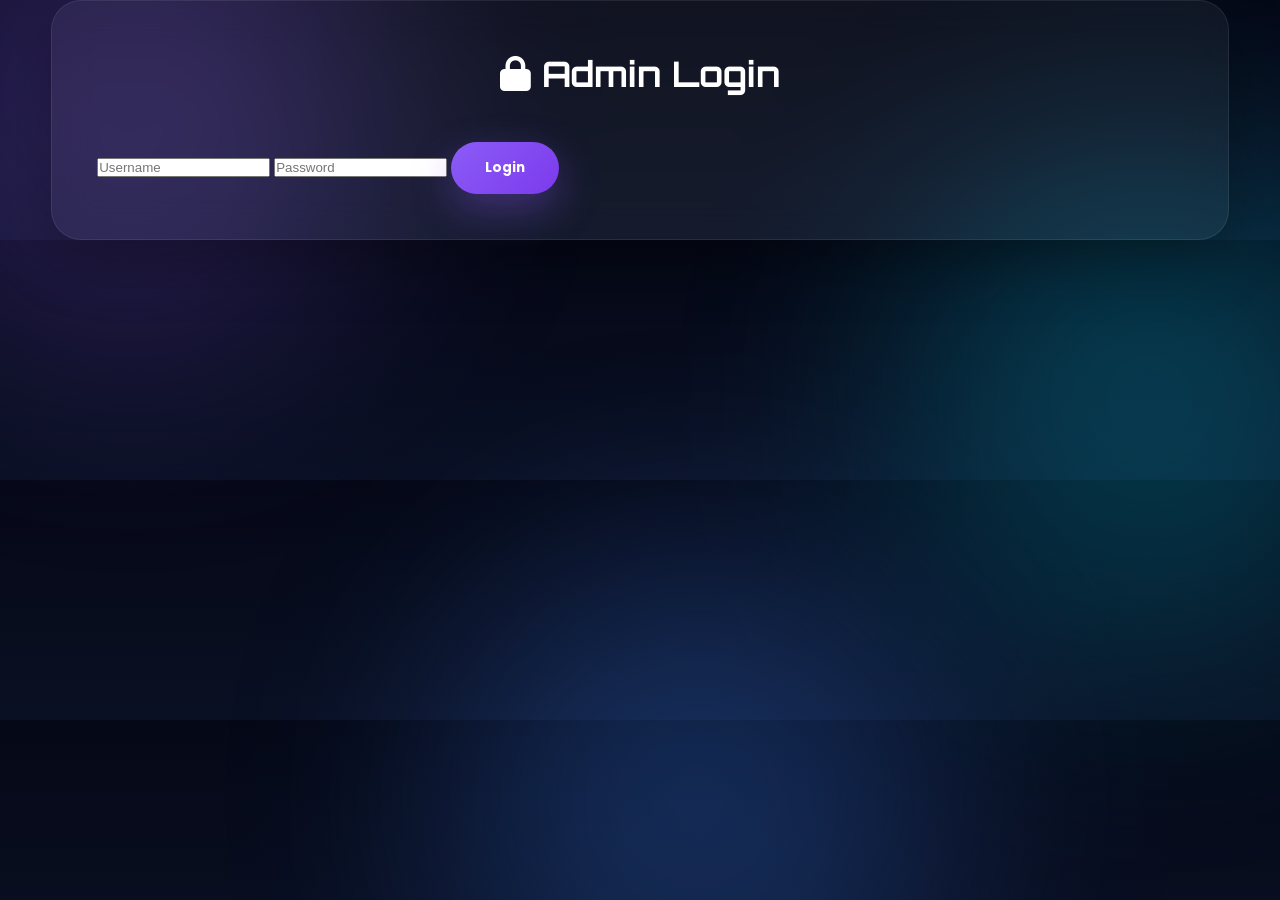
<file: admin.html>
<!DOCTYPE html>
<html lang="en">

<head>

<meta charset="UTF-8">

<meta name="viewport" content="width=device-width, initial-scale=1.0">

<title>KAIDO FF STORE | Admin Panel</title>


<link rel="stylesheet" href="css/style.css">

<link rel="stylesheet" href="css/admin.css">


<link rel="stylesheet"
href="https://cdnjs.cloudflare.com/ajax/libs/font-awesome/6.5.0/css/all.min.css">


</head>


<body>


<div class="aurora">

<span></span>
<span></span>
<span></span>

</div>



<header class="navbar">


<div class="logo">

<i class="fa-solid fa-fire"></i>

KAIDO FF STORE ADMIN

</div>

<a href="#" id="logoutBtn" class="primary-btn">

    Logout

</a>
    
</header>





<section class="admin-section">



<div class="admin-box">


<h1>

Add New Free Fire ID

</h1>



<form id="productForm">


<input 
type="text"
id="name"
placeholder="Account Name"
required>



<input 
type="number"
id="price"
placeholder="Price"
required>


<div class="upload-box" id="uploadBox">

    <i class="fa-solid fa-cloud-arrow-up"></i>

    <h3>Drag & Drop Image</h3>

    <p>or click to browse</p>

    <input
        type="file"
        id="image"
        accept="image/*"
        hidden>

</div>

<img
id="imagePreview"
src=""
alt="Image Preview"
style="
display:none;
width:180px;
margin-top:15px;
border-radius:12px;
border:2px solid #8B5CF6;
object-fit:cover;
">

<input 
type="number"
id="level"
placeholder="Account Level"
required>



<select id="category">


<option value="legendary">
Legendary
</option>


<option value="premium">
Premium
</option>


<option value="rare">
Rare
</option>


<option value="budget">
Budget
</option>

</select>

<button class="primary-btn">

Add Product

</button>

</form>

  <!-- ==========================
     DASHBOARD STATS
========================== -->

<section class="admin-stats">

    <div class="stat-card">

        <h2 id="totalProducts">

            0

        </h2>

        <p>Total Products</p>

    </div>

    <div class="stat-card">

        <h2 id="totalOrders">

            0

        </h2>

        <p>Total Orders</p>

    </div>

</section>

<!-- ==========================
     PRODUCTS TABLE
========================== -->

<section class="admin-products">

    <h2>Manage Products</h2>

    <div id="adminProductList">

    </div>

</section>

</div>

</section>



<script src="js/products.js"></script>
<script src="js/admin.js"></script>


</body>

</html>
</file>
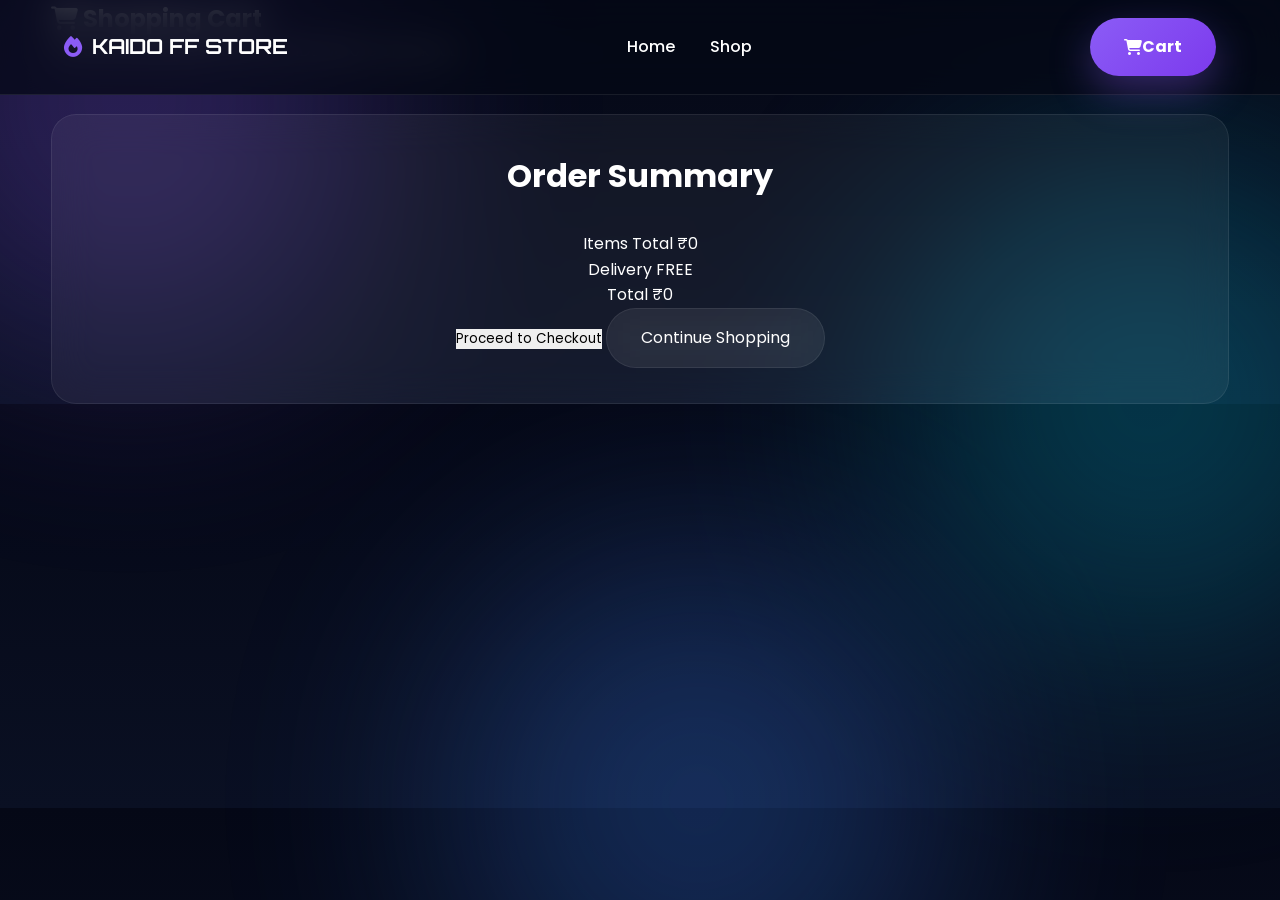
<file: cart.html>
<!DOCTYPE html>
<html lang="en">

<head>

<meta charset="UTF-8">

<meta name="viewport" content="width=device-width, initial-scale=1.0">

<title>KAIDO FF STORE | Cart</title>


<link rel="stylesheet" href="css/style.css">

<link rel="stylesheet" href="css/cart.css">


<link rel="stylesheet"
href="https://cdnjs.cloudflare.com/ajax/libs/font-awesome/6.5.0/css/all.min.css">

</head>


<body>


<div class="aurora">
<span></span>
<span></span>
<span></span>
</div>



<header class="navbar">

<div class="logo">

<i class="fa-solid fa-fire"></i>

KAIDO FF STORE

</div>


<nav>

<a href="index.html">
Home
</a>


<a href="shop.html">
Shop
</a>


</nav>



<a href="cart.html" class="primary-btn">

<i class="fa-solid fa-cart-shopping"></i>

Cart

</a>


</header>

<main class="cart-page">

    <section class="cart-header">

        <h1>
            <i class="fa-solid fa-cart-shopping"></i>
            Shopping Cart
        </h1>

        <p>Review your selected Free Fire IDs before checkout.</p>

    </section>

    <section class="cart-layout">

        <div class="cart-products">

            <div id="cartContainer"></div>

        </div>

        <aside class="cart-summary">

            <h2>Order Summary</h2>

            <div class="summary-row">
                <span>Items Total</span>
                <span id="cartTotal">₹0</span>
            </div>

            <div class="summary-row">
                <span>Delivery</span>
                <span>FREE</span>
            </div>

            <div class="summary-row total-price">
                <span>Total</span>
                <span id="finalTotal">₹0</span>
            </div>

            <button class="checkout-btn">
                Proceed to Checkout
            </button>

            <a href="shop.html" class="secondary-btn">
                Continue Shopping
            </a>

        </aside>

    </section>

</main>



<script src="js/products.js"></script>

<script src="js/cart.js"></script>


</body>

</html>
</file>
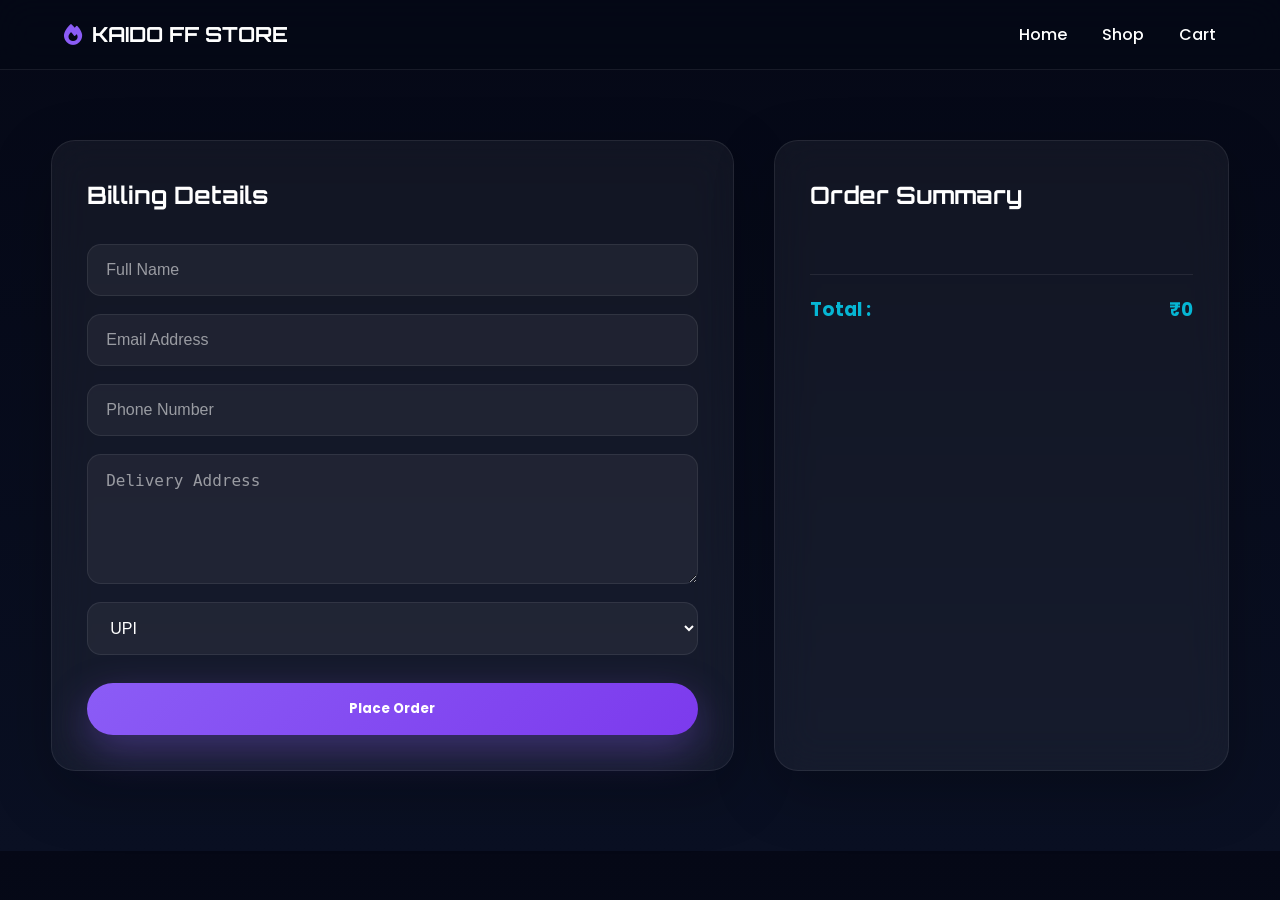
<file: checkout.html>
<!DOCTYPE html>
<html lang="en">

<head>

<meta charset="UTF-8">

<meta name="viewport" content="width=device-width, initial-scale=1.0">

<title>Checkout | KAIDO FF STORE</title>

<link rel="stylesheet" href="css/style.css">
<link rel="stylesheet" href="css/checkout.css">

<link rel="stylesheet"
href="https://cdnjs.cloudflare.com/ajax/libs/font-awesome/6.7.1/css/all.min.css">

</head>

<body>

<header class="navbar">

<div class="logo">

<i class="fa-solid fa-fire"></i>

KAIDO FF STORE

</div>

<nav>

<a href="index.html">Home</a>

<a href="shop.html">Shop</a>

<a href="cart.html">Cart</a>

</nav>

</header>

<main class="checkout-page">

<div class="checkout-form">

<h2>Billing Details</h2>

<form id="checkoutForm">

<input
type="text"
id="customerName"
placeholder="Full Name"
required>

<input
type="email"
id="customerEmail"
placeholder="Email Address"
required>

<input
type="tel"
id="customerPhone"
placeholder="Phone Number"
required>

<textarea
id="customerAddress"
placeholder="Delivery Address"
required></textarea>

<select id="paymentMethod">

<option value="UPI">UPI</option>

<option value="Bank Transfer">
Bank Transfer
</option>

<option value="Cash">
Cash
</option>

</select>

<button
type="submit"
class="primary-btn">

Place Order

</button>

</form>

</div>

<div class="order-summary">

<h2>Order Summary</h2>

<div id="checkoutItems"></div>

<h3>

Total :

<span id="checkoutTotal">

₹0

</span>

</h3>

</div>

</main>

<script src="js/products.js"></script>
<script src="js/checkout.js"></script>

</body>

</html>
</file>
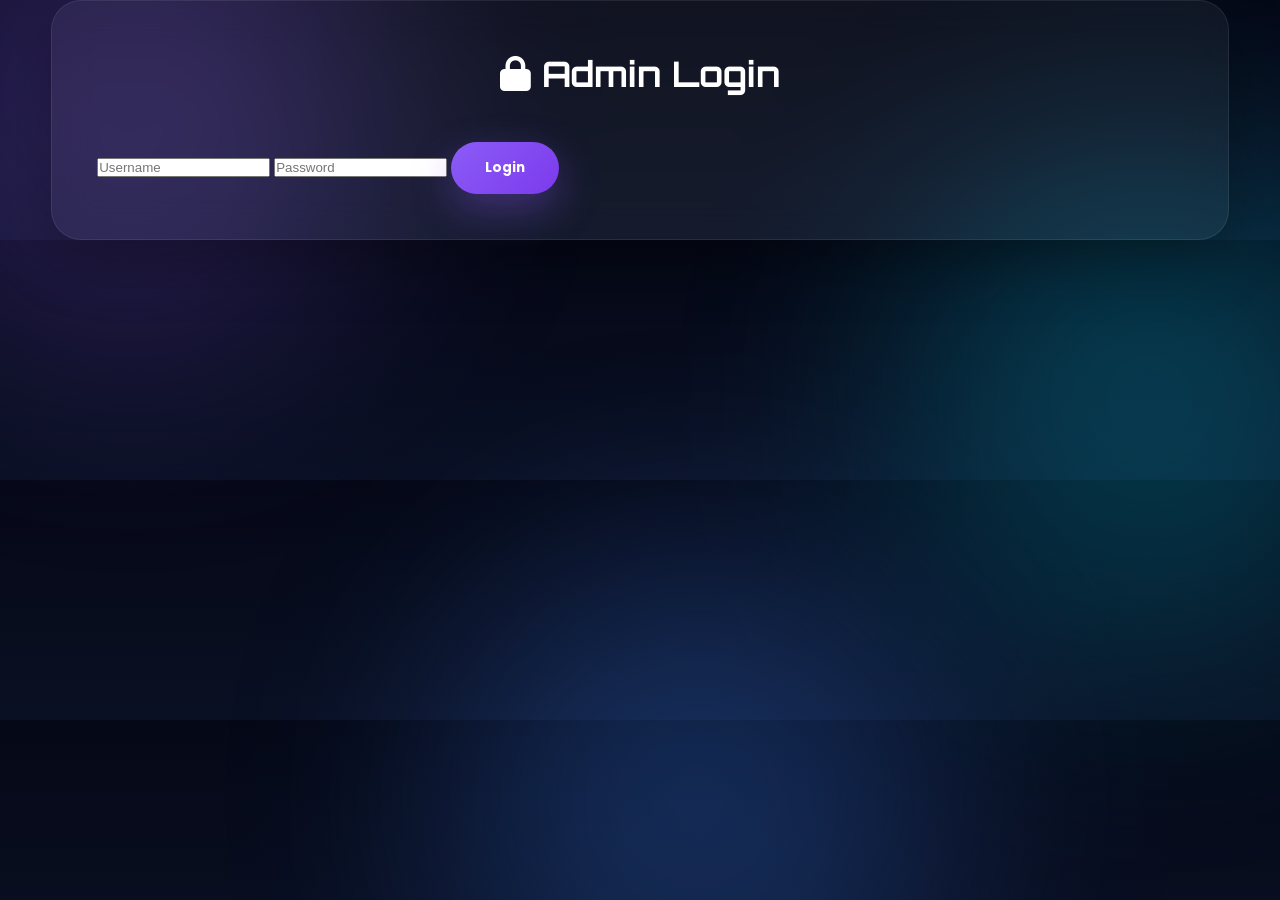
<file: login.html>
<!DOCTYPE html>
<html lang="en">

<head>

<meta charset="UTF-8">
<meta name="viewport" content="width=device-width, initial-scale=1.0">

<title>Admin Login | KAIDO FF STORE</title>

<link rel="stylesheet" href="css/style.css">
<link rel="stylesheet" href="css/admin.css">

<link rel="stylesheet"
href="https://cdnjs.cloudflare.com/ajax/libs/font-awesome/6.5.0/css/all.min.css">

</head>

<body>

<div class="aurora">
    <span></span>
    <span></span>
    <span></span>
</div>

<section class="admin-login">

    <div class="admin-box">

        <h1>
            <i class="fa-solid fa-lock"></i>
            Admin Login
        </h1>

        <form id="loginForm">

            <input
            type="text"
            id="username"
            placeholder="Username"
            required>

            <input
            type="password"
            id="password"
            placeholder="Password"
            required>

            <button class="primary-btn">

                Login

            </button>

        </form>

    </div>

</section>

<script src="js/login.js"></script>

</body>

</html>
</file>
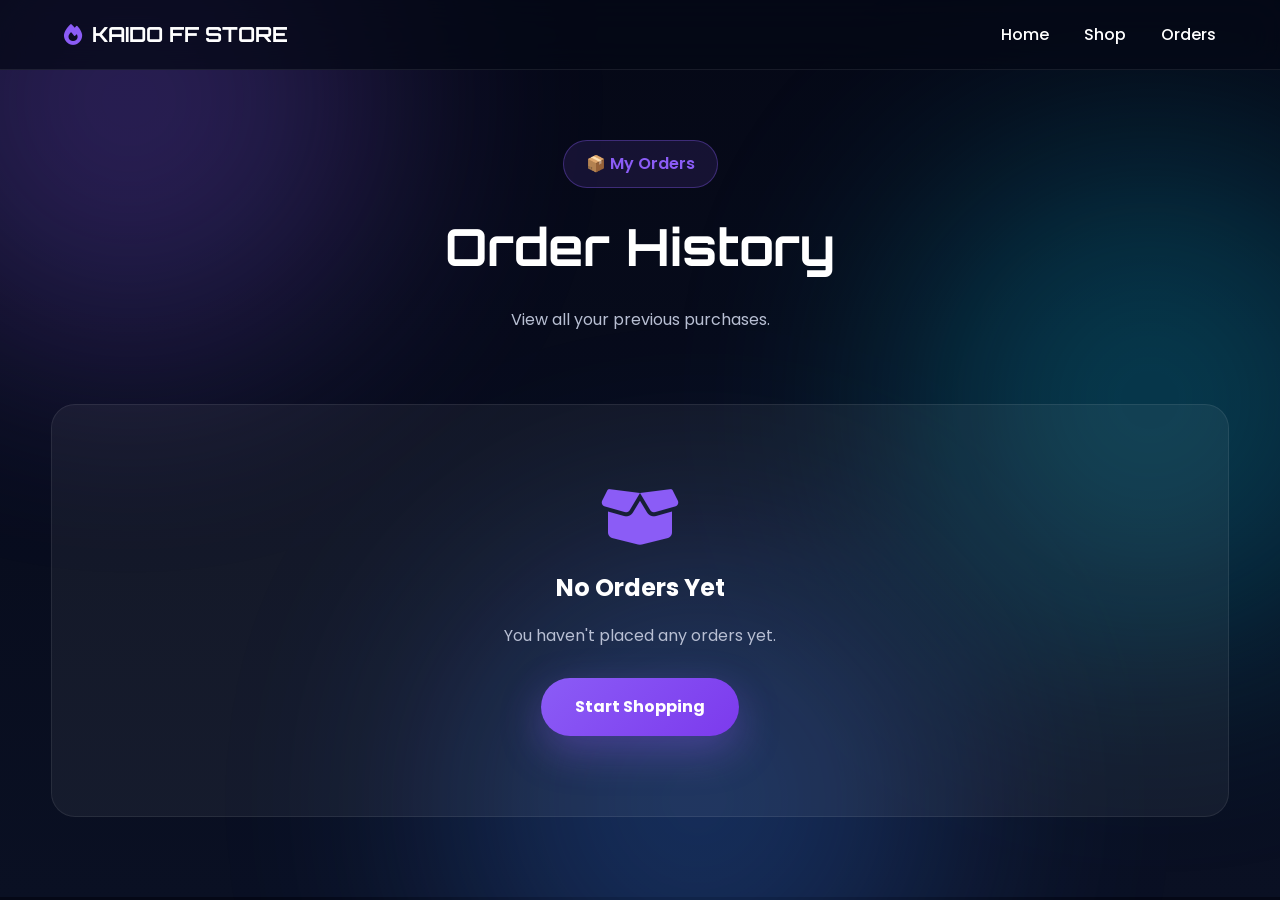
<file: orders.html>
<!DOCTYPE html>
<html lang="en">

<head>

<meta charset="UTF-8">

<meta name="viewport"
content="width=device-width, initial-scale=1.0">

<title>My Orders | KAIDO FF STORE</title>

<link rel="stylesheet" href="css/style.css">
<link rel="stylesheet" href="css/orders.css">

<link rel="stylesheet"
href="https://cdnjs.cloudflare.com/ajax/libs/font-awesome/6.7.1/css/all.min.css">

</head>

<body>

<div class="aurora">

<span></span>
<span></span>
<span></span>

</div>

<header class="navbar">

<div class="logo">

<i class="fa-solid fa-fire"></i>

KAIDO FF STORE

</div>

<nav>

<a href="index.html">Home</a>

<a href="shop.html">Shop</a>

<a href="orders.html">Orders</a>

</nav>

</header>

<main class="orders-page">

<div class="section-title">

<span>📦 My Orders</span>

<h2>Order History</h2>

<p>

View all your previous purchases.

</p>

</div>

<div id="ordersContainer">

<!-- Orders appear here -->

</div>

</main>

<script src="js/orders.js"></script>

</body>

</html>
</file>
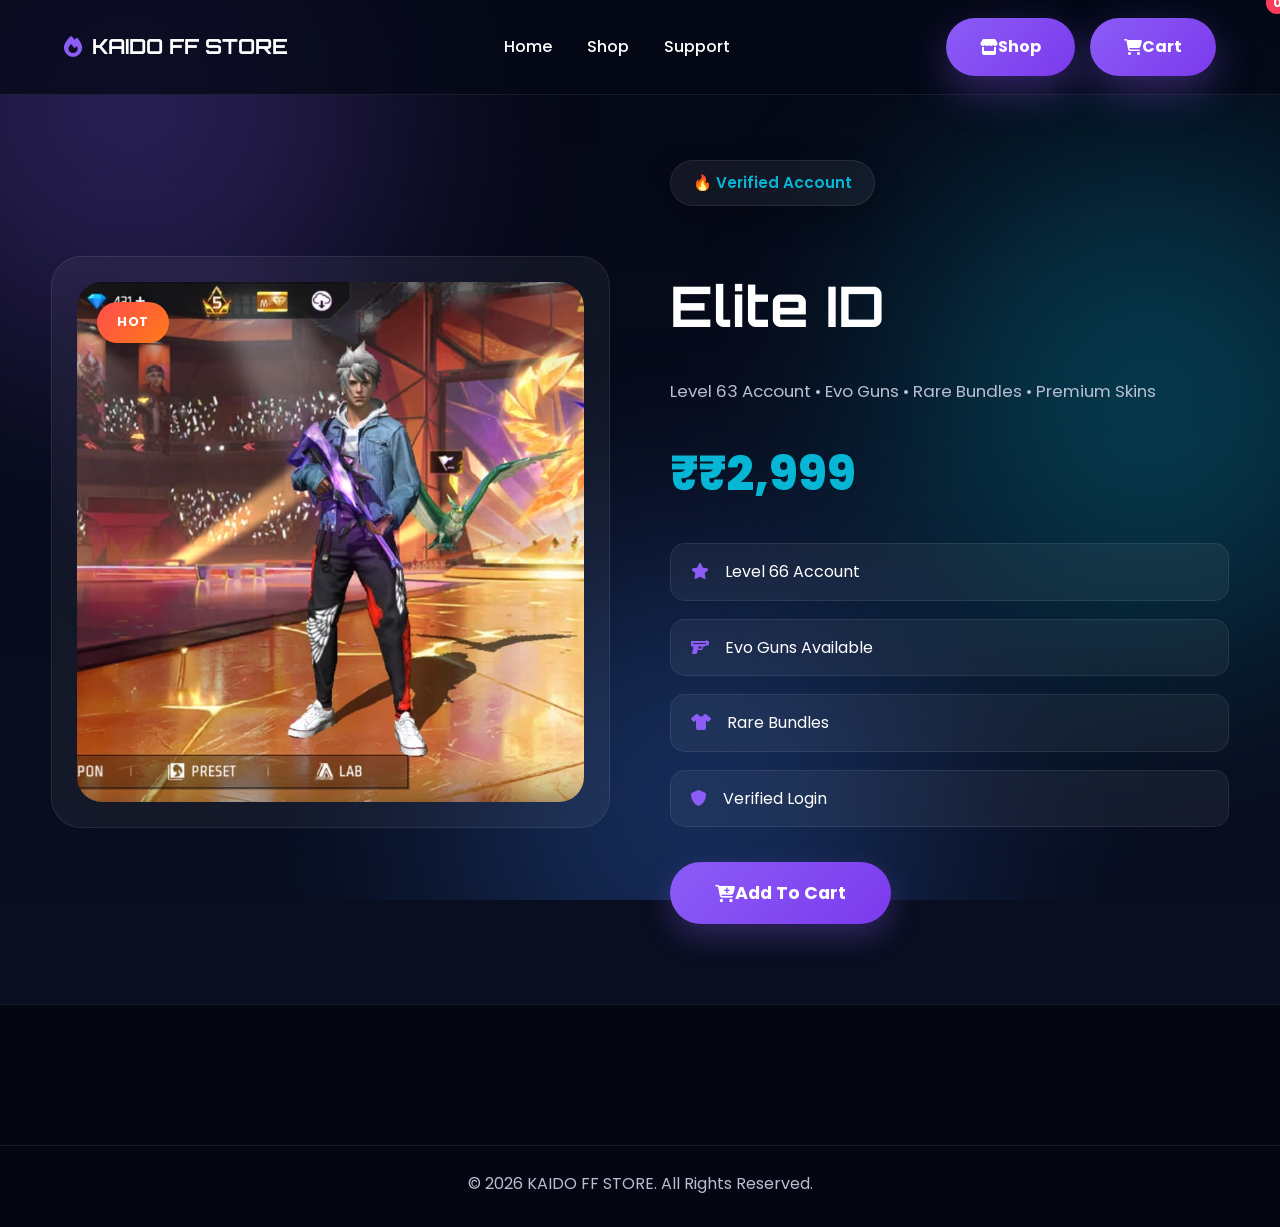
<file: product.html>
<!DOCTYPE html>
<html lang="en">

<head>

<meta charset="UTF-8">

<meta name="viewport" content="width=device-width, initial-scale=1.0">

<title>KAIDO FF STORE | Product Details</title>


<link rel="stylesheet" href="css/style.css">

<link rel="stylesheet" href="css/product.css">


<link rel="stylesheet"
href="https://cdnjs.cloudflare.com/ajax/libs/font-awesome/6.5.0/css/all.min.css">


</head>


<body>


<!-- Background -->

<div class="aurora">

<span></span>
<span></span>
<span></span>

</div>



<!-- Navbar -->

<header class="navbar">


<div class="logo">

<i class="fa-solid fa-fire"></i>

KAIDO FF STORE

</div>


<nav>

<a href="index.html">
Home
</a>


<a href="shop.html">
Shop
</a>


<a href="#">
Support
</a>

</nav>


<div class="nav-actions">

<a href="shop.html" class="primary-btn">
    <i class="fa-solid fa-store"></i>
    Shop
</a>


<a href="cart.html" class="primary-btn">
    <i class="fa-solid fa-cart-shopping"></i>

<span id="cartCount">0</span>
    Cart
</a>

</div>


</header>





<!-- Product Details -->

<section class="product-details">


<div class="product-image-box">


<img 
id="productImage"
src="images/products/id2.jpg"
alt="Free Fire ID">


<span id="productBadge"
class="product-tag hot">

HOT

</span>


</div>





<div class="product-content">


<span class="hero-badge">

🔥 Verified Account

</span>



<h1 id="productName">

Premium 

</h1>



<p id="productDescription">

Premium Free Fire account with rare skins,
Evo guns and legendary bundles.

</p>



<div class="product-price">

₹<span id="productPrice">
29999
</span>

</div>



<div class="product-features">


<div>

<i class="fa-solid fa-star"></i>

Level 66 Account

</div>


<div>

<i class="fa-solid fa-gun"></i>

Evo Guns Available

</div>


<div>

<i class="fa-solid fa-shirt"></i>

Rare Bundles

</div>


<div>

<i class="fa-solid fa-shield"></i>

Verified Login

</div>


</div>


<button 
class="buy-btn big" 
id="addToCart">

<i class="fa-solid fa-cart-plus"></i>
Add To Cart

</button>

</div>


</section>





<!-- Footer -->

<footer class="footer">


<div class="footer-bottom">

<p>

© 2026 KAIDO FF STORE. All Rights Reserved.

</p>

</div>


</footer>




<script src="js/products.js"></script>
<script src="js/product.js"></script>
<script src="js/cart.js"></script>

</body>

</html>
</file>
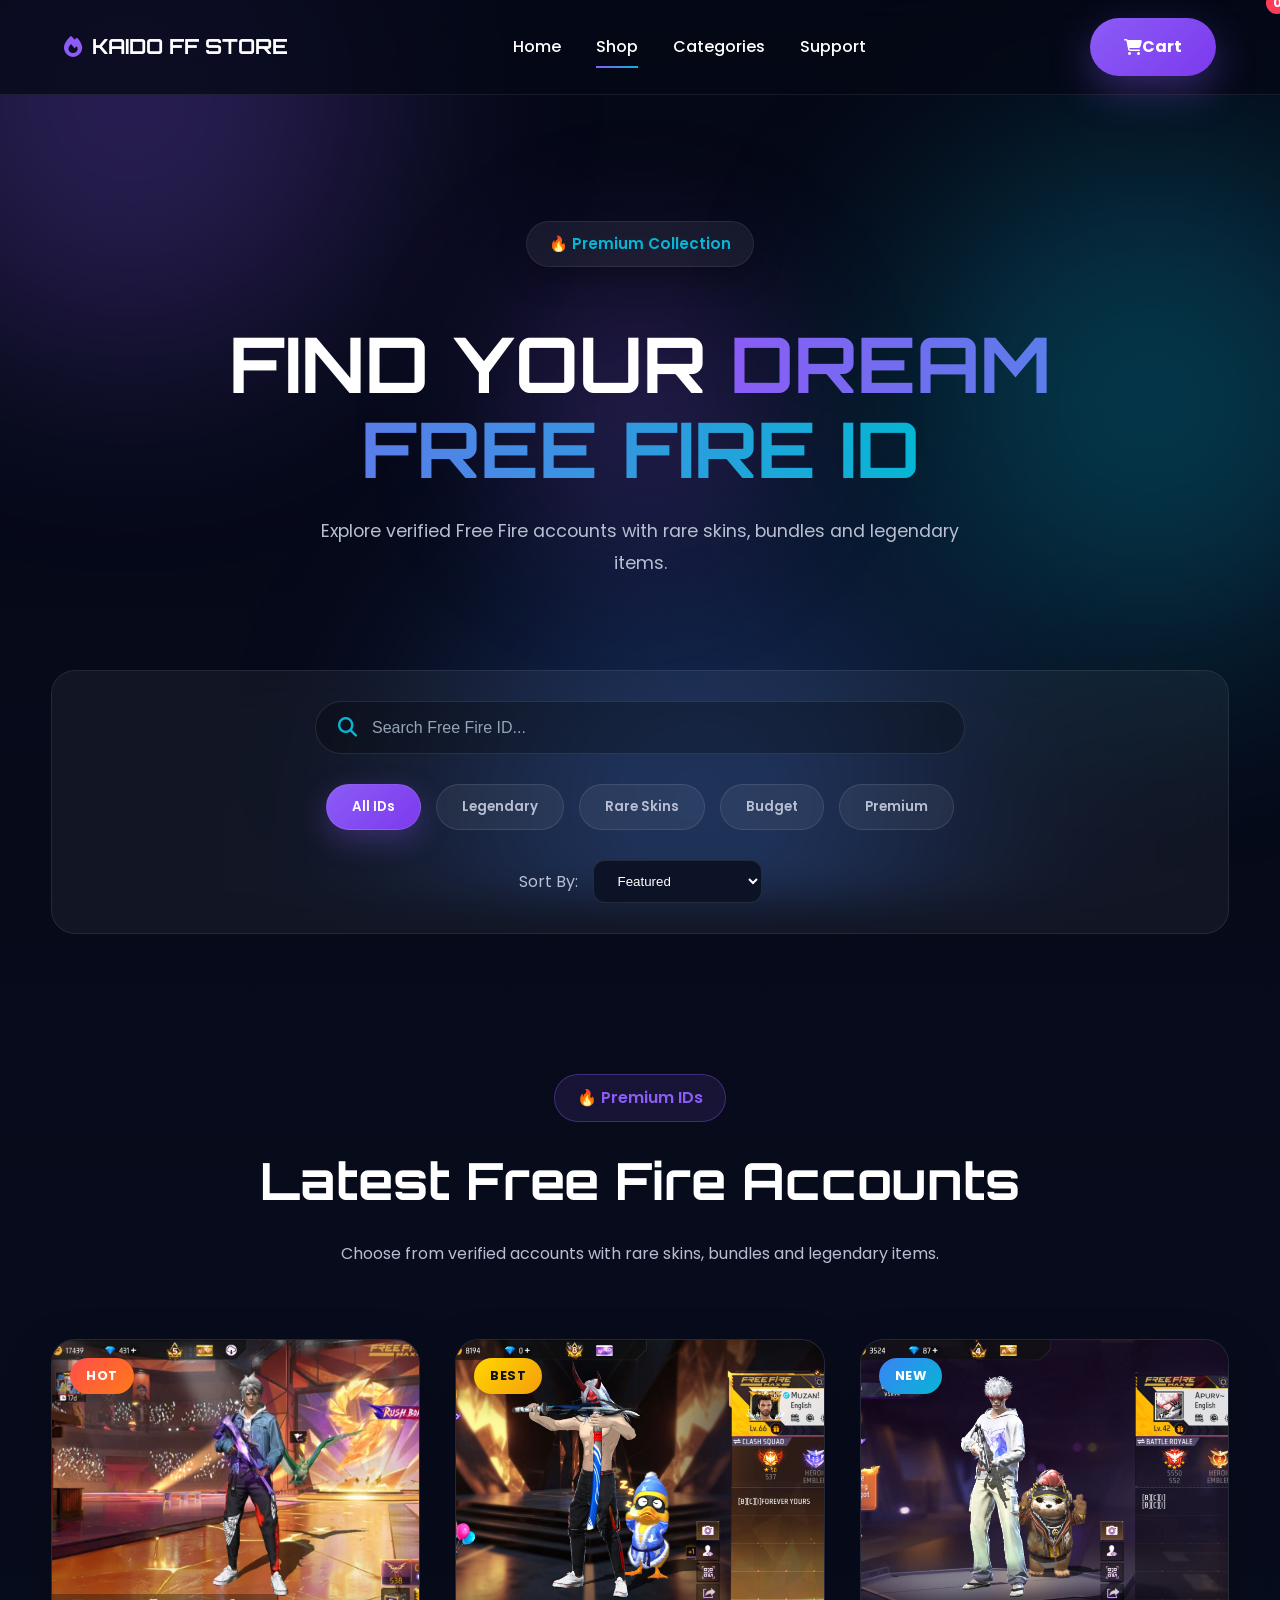
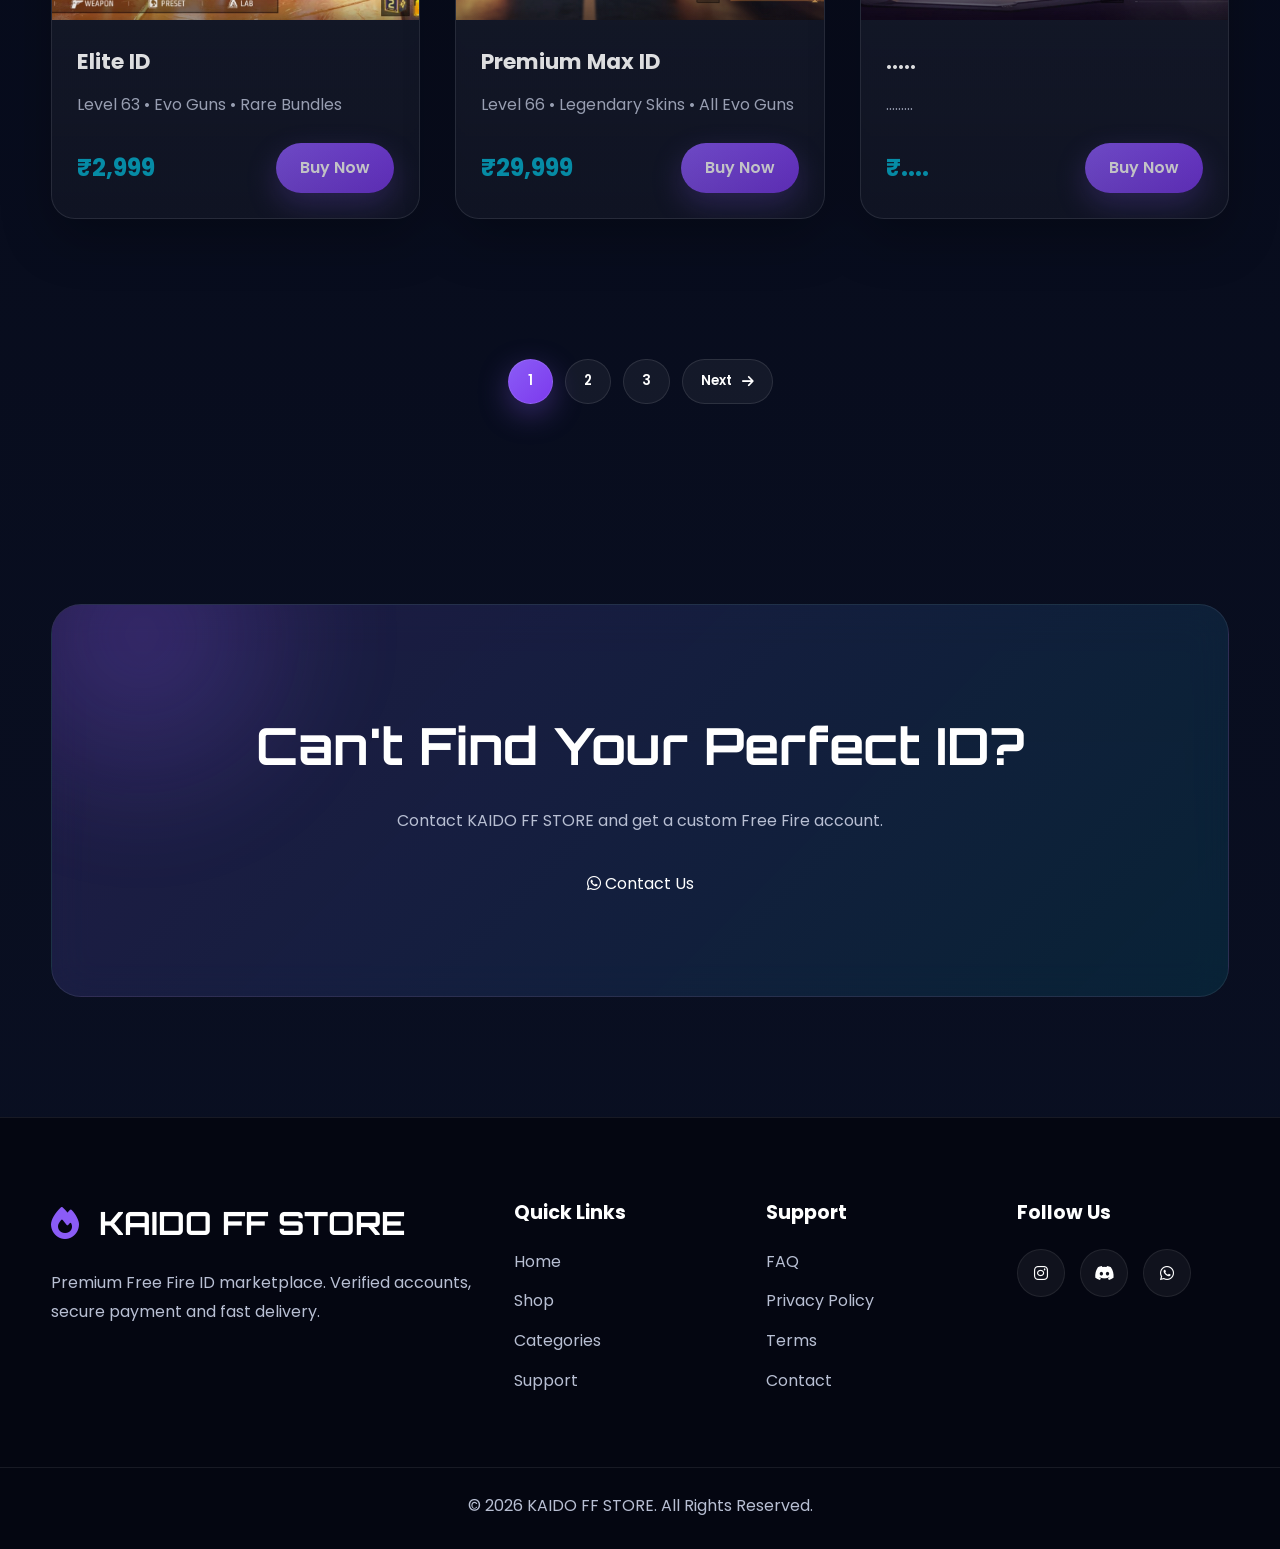
<file: shop.html>
<!DOCTYPE html>
<html lang="en">

<head>

<meta charset="UTF-8">

<meta name="viewport" content="width=device-width, initial-scale=1.0">

<title>KAIDO FF STORE | Premium Free Fire IDs</title>


<!-- Main CSS -->
<link rel="stylesheet" href="css/style.css">

<!-- Shop CSS -->
<link rel="stylesheet" href="css/shop.css">


<!-- Font Awesome -->
<link rel="stylesheet" href="https://cdnjs.cloudflare.com/ajax/libs/font-awesome/6.5.0/css/all.min.css">


</head>


<body>


<!-- =====================
     BACKGROUND
===================== -->

<div class="aurora">

<span></span>
<span></span>
<span></span>

</div>



<!-- =====================
     NAVBAR
===================== -->

<header class="navbar">


<div class="logo">

<i class="fa-solid fa-fire"></i>

KAIDO FF STORE

</div>



<nav>

<a href="index.html">Home</a>

<a href="shop.html" class="active">Shop</a>

<a href="#">Categories</a>

<a href="#">Support</a>

</nav>



<div class="nav-actions">

<a href="cart.html" class="primary-btn">

<i class="fa-solid fa-cart-shopping"></i>

<span id="cartCount">0</span>

Cart

</a>

</div>


</header>



<!-- =====================
     SHOP HERO
===================== -->


<section class="shop-hero">


<div class="shop-content">


<span class="hero-badge">

🔥 Premium Collection

</span>


<h1>

Find Your <span>Dream Free Fire ID</span>

</h1>


<p>

Explore verified Free Fire accounts with rare skins,
bundles and legendary items.

</p>


</div>


</section>



<section class="shop-controls">


<div class="search-box">

<i class="fa-solid fa-magnifying-glass"></i>

<input 
type="text" 
id="searchInput"
placeholder="Search Free Fire ID..."
>

</div>



<div class="filter-area">


<button class="filter-btn active" data-filter="all">

All IDs

</button>


<button class="filter-btn" data-filter="legendary">

Legendary

</button>


<button class="filter-btn" data-filter="rare">

Rare Skins

</button>


<button class="filter-btn" data-filter="budget">

Budget

</button>


<button class="filter-btn" data-filter="premium">

Premium

</button>


</div>



<div class="sort-area">


<label>

Sort By:

</label>


<select id="sortSelect">

<option value="default">
Featured
</option>


<option value="low">
Price Low → High
</option>


<option value="high">
Price High → Low
</option>


</select>


</div>



</section>

     <!-- =========================
     PRODUCTS SECTION
========================= -->

<section class="products-section">


<div class="section-title">

<span>🔥 Premium IDs</span>

<h2>Latest Free Fire Accounts</h2>

<p>
Choose from verified accounts with rare skins, bundles and legendary items.
</p>

</div>



<div class="product-grid" id="productContainer">


<!-- Product 1 -->

<div class="product-card" data-category="legendary">

<span class="product-tag hot">
HOT
</span>


<img src="images/products/id1.jpg" alt="Free Fire ID">


<div class="product-info">

<h3>Elite ID </h3>


<p>
Level 63 • Evo Guns • Rare Bundles
</p>


<div class="price-row">

<span class="price">
₹2,999
</span>


<a href="#" class="buy-btn">
Buy Now
</a>

</div>


</div>

</div>



<!-- Product 2 -->

<div class="product-card" data-category="premium">

<span class="product-tag best">
BEST
</span>


<img src="images/products/id2.jpg" alt="Free Fire ID">


<div class="product-info">

<h3>Premium Max ID</h3>


<p>
Level 66 • Legendary Skins • All Evo Guns
</p>


<div class="price-row">

<span class="price">
₹29,999
</span>


<a href="#" class="buy-btn">
Buy Now
</a>

</div>

</div>

</div>



<!-- Product 3 -->

<div class="product-card" data-category="rare">

<span class="product-tag new">
NEW
</span>


<img src="images/products/id3.jpg" alt="Free Fire ID">


<div class="product-info">

<h3>.....</h3>


<p>
.........
</p>


<div class="price-row">

<span class="price">
₹....
</span>


<a href="#" class="buy-btn">
Buy Now
</a>

</div>

</div>

</div>



<!-- More products will be loaded using products.js -->


</div>


</section>


<!-- =========================
     PAGINATION
========================= -->

<section class="pagination-section">

<div class="pagination">

<button class="page-btn active">
1
</button>

<button class="page-btn">
2
</button>

<button class="page-btn">
3
</button>

<button class="page-btn next">
Next
<i class="fa-solid fa-arrow-right"></i>
</button>

</div>

</section>



<!-- =========================
     SHOP CTA
========================= -->

<section class="cta">

<h2>
Can't Find Your Perfect ID?
</h2>

<p>
Contact KAIDO FF STORE and get a custom Free Fire account.
</p>


<a href="https://wa.me/919152120074" target="_blank" class="send-btn">
    <i class="fab fa-whatsapp"></i>

Contact Us

</a>


</section>



<!-- =========================
     FOOTER
========================= -->

<footer class="footer">


<div class="footer-content">


<div class="footer-brand">


<h2>

<i class="fa-solid fa-fire"></i>

KAIDO FF STORE

</h2>


<p>

Premium Free Fire ID marketplace.
Verified accounts, secure payment and fast delivery.

</p>


</div>



<div class="footer-links">


<h3>
Quick Links
</h3>


<a href="index.html">
Home
</a>


<a href="shop.html">
Shop
</a>


<a href="#">
Categories
</a>


<a href="#">
Support
</a>


</div>




<div class="footer-links">


<h3>
Support
</h3>


<a href="#">
FAQ
</a>


<a href="#">
Privacy Policy
</a>


<a href="#">
Terms
</a>


<a href="#">
Contact
</a>


</div>




<div class="footer-social">


<h3>
Follow Us
</h3>


<div class="social-icons">


<a href="#">
<i class="fab fa-instagram"></i>
</a>


<a href="#">
<i class="fab fa-discord"></i>
</a>


     <a href="https://wa.me/919152120074" target="_blank">
    <i class="fab fa-whatsapp"></i>
     </a>

</div>


</div>



</div>



<div class="footer-bottom">


<p>

© 2026 KAIDO FF STORE. All Rights Reserved.

</p>


</div>


</footer>



<!-- JavaScript -->

<script src="js/products.js"></script>

<script src="js/shop.js"></script>


</body>

</html>
</file>
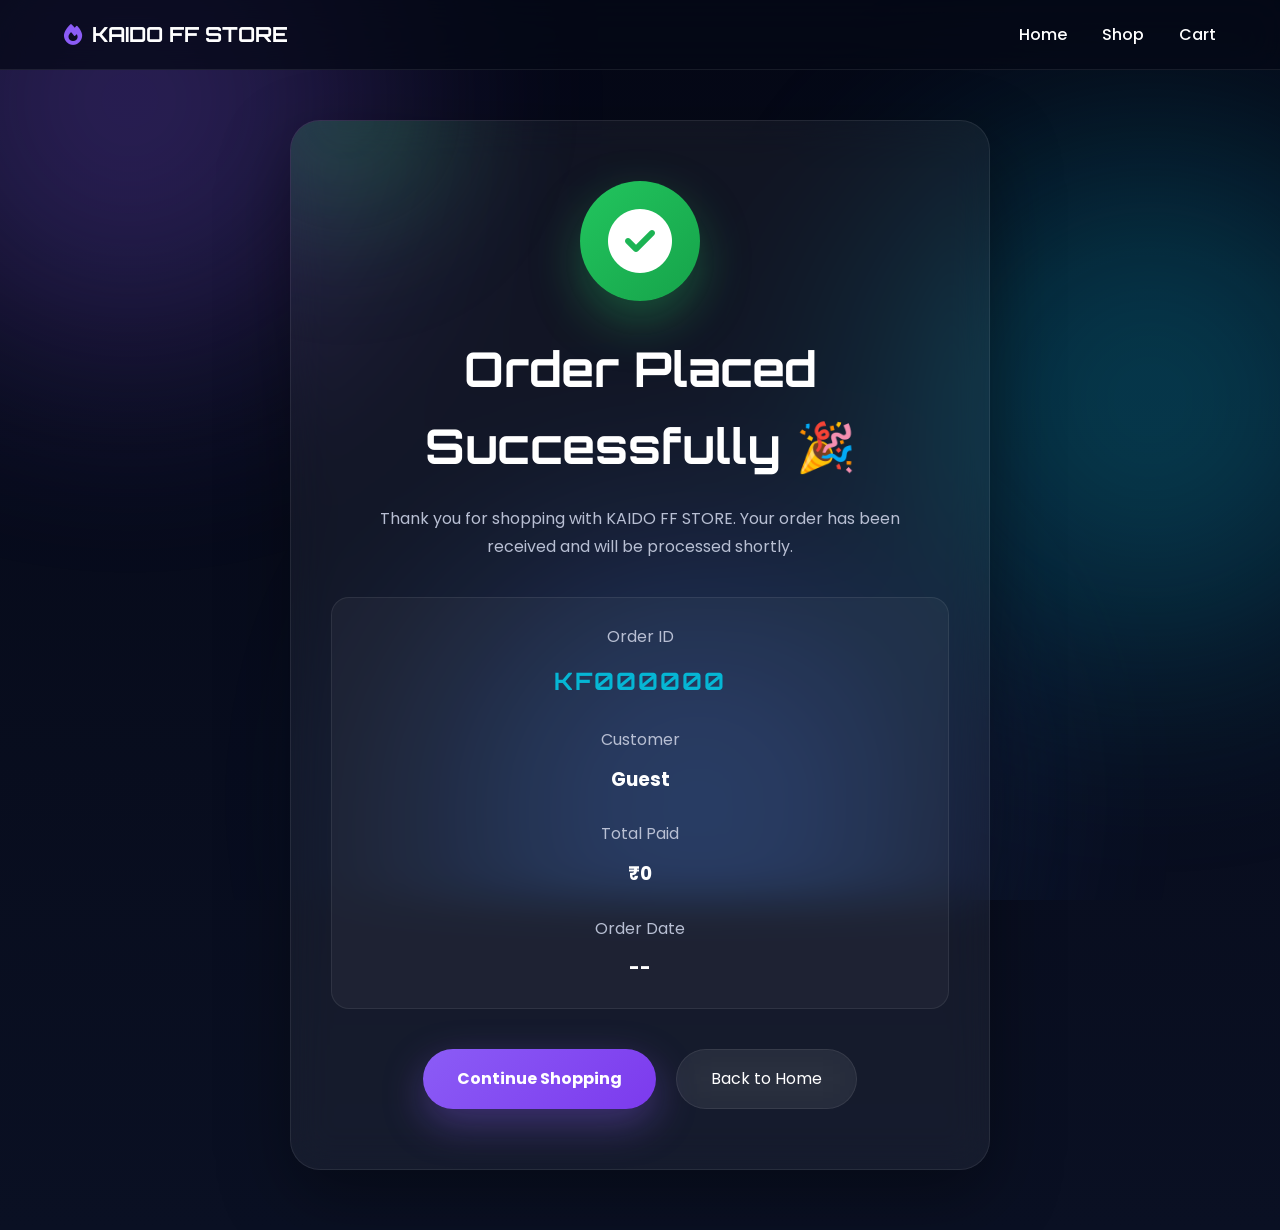
<file: success.html>
<!DOCTYPE html>
<html lang="en">

<head>

<meta charset="UTF-8">

<meta name="viewport"
content="width=device-width, initial-scale=1.0">

<title>Order Successful | KAIDO FF STORE</title>

<link rel="stylesheet" href="css/style.css">
<link rel="stylesheet" href="css/success.css">

<link rel="stylesheet"
href="https://cdnjs.cloudflare.com/ajax/libs/font-awesome/6.7.1/css/all.min.css">

</head>

<body>

<!-- Aurora Background -->

<div class="aurora">

<span></span>
<span></span>
<span></span>

</div>

<header class="navbar">

<div class="logo">

<i class="fa-solid fa-fire"></i>

KAIDO FF STORE

</div>

<nav>

<a href="index.html">

Home

</a>

<a href="shop.html">

Shop

</a>

<a href="cart.html">

Cart

</a>

</nav>

</header>

<!-- ==========================
     SUCCESS CARD
========================== -->

<section class="success-page">

<div class="success-card">

<div class="success-icon">

<i class="fa-solid fa-circle-check"></i>

</div>

<h1>

Order Placed Successfully 🎉

</h1>

<p>

Thank you for shopping with
KAIDO FF STORE.

Your order has been received
and will be processed shortly.

</p>

<div class="order-info">

    <p>Order ID</p>

    <h2 id="orderId">KF000000</h2>

    <br>

    <p>Customer</p>

    <h3 id="customerName">Guest</h3>

    <br>

    <p>Total Paid</p>

    <h3 id="totalPrice">₹0</h3>

    <br>

    <p>Order Date</p>

    <h3 id="orderDate">--</h3>

</div>

<div class="success-buttons">

<a
href="shop.html"
class="primary-btn">

Continue Shopping

</a>

<a
href="index.html"
class="secondary-btn">

Back to Home

</a>

</div>

</div>

</section>

<script src="js/success.js"></script>

</body>

</html>
</file>
<file: css/style.css>
/* ==========================================================
   KAIDO FF STORE
   STYLE.CSS - PART 1
   Global Styles + Navbar + Background
========================================================== */

/* Google Font */
@import url('https://fonts.googleapis.com/css2?family=Orbitron:wght@500;700;800&family=Poppins:wght@300;400;500;600;700&display=swap');

/* ==========================
   ROOT VARIABLES
========================== */

:root{
    --primary:#8B5CF6;
    --secondary:#7C3AED;
    --accent:#06B6D4;

    --bg:#050816;
    --bg2:#0A1023;

    --text:#ffffff;
    --text-light:#b8bfd3;

    --glass:rgba(255,255,255,.06);
    --border:rgba(255,255,255,.08);

    --shadow:0 20px 50px rgba(0,0,0,.30);
}

/* ==========================
   RESET
========================== */

*{
    margin:0;
    padding:0;
    box-sizing:border-box;
}

html{
    scroll-behavior:smooth;
}

body{
    font-family:"Poppins",sans-serif;
    background:linear-gradient(180deg,var(--bg),var(--bg2));
    color:var(--text);
    overflow-x:hidden;
    line-height:1.6;
}

a{
    text-decoration:none;
    color:inherit;
}

img{
    max-width:100%;
    display:block;
}

button{
    font-family:inherit;
    cursor:pointer;
    border:none;
}

/* ==========================
   SCROLLBAR
========================== */

::-webkit-scrollbar{
    width:10px;
}

::-webkit-scrollbar-track{
    background:#090b18;
}

::-webkit-scrollbar-thumb{
    background:linear-gradient(var(--primary),var(--accent));
    border-radius:20px;
}

/* ==========================
   CURSOR
========================== */

.cursor{
    position:fixed;
    width:18px;
    height:18px;
    border-radius:50%;
    background:rgba(6,182,212,.35);
    pointer-events:none;
    transform:translate(-50%,-50%);
    filter:blur(10px);
    z-index:9999;
}

/* ==========================
   AURORA BACKGROUND
========================== */

.aurora{
    position:fixed;
    inset:0;
    overflow:hidden;
    z-index:-2;
}

.aurora span{
    position:absolute;
    width:500px;
    height:500px;
    border-radius:50%;
    filter:blur(120px);
    opacity:.28;
}

.aurora span:nth-child(1){
    background:#8B5CF6;
    top:-150px;
    left:-120px;
}

.aurora span:nth-child(2){
    background:#06B6D4;
    right:-120px;
    top:150px;
}

.aurora span:nth-child(3){
    background:#3B82F6;
    bottom:-150px;
    left:35%;
}

/* ==========================
   PARTICLES
========================== */

.particles{
    position:fixed;
    inset:0;
    pointer-events:none;
    z-index:-1;
}

.particles span{
    position:absolute;
    width:4px;
    height:4px;
    background:white;
    border-radius:50%;
    opacity:.3;
}

.particles span:nth-child(1){top:10%;left:12%;}
.particles span:nth-child(2){top:25%;left:78%;}
.particles span:nth-child(3){top:42%;left:55%;}
.particles span:nth-child(4){top:68%;left:22%;}
.particles span:nth-child(5){top:82%;left:88%;}
.particles span:nth-child(6){top:60%;left:72%;}
.particles span:nth-child(7){top:16%;left:45%;}
.particles span:nth-child(8){top:90%;left:35%;}

/* ==========================
   NAVBAR
========================== */

.navbar{
    position:fixed;
    top:0;
    left:0;
    width:100%;
    padding:18px 5%;
    display:flex;
    justify-content:space-between;
    align-items:center;
    background:rgba(5,8,22,.75);
    backdrop-filter:blur(18px);
    border-bottom:1px solid rgba(255,255,255,.08);
    z-index:1000;
}

.logo{
    display:flex;
    align-items:center;
    gap:10px;
    font-family:"Orbitron",sans-serif;
    font-size:1.3rem;
    font-weight:700;
}

.logo i{
    color:var(--primary);
}

nav{
    display:flex;
    gap:35px;
}

nav a{
    color:#fff;
    transition:.3s;
    font-weight:500;
}

nav a:hover{
    color:var(--accent);
}

.nav-actions{
    display:flex;
    align-items:center;
    gap:15px;
}

.icon-btn{
    width:45px;
    height:45px;
    border-radius:50%;
    display:flex;
    justify-content:center;
    align-items:center;
    background:rgba(255,255,255,.05);
    border:1px solid rgba(255,255,255,.08);
    transition:.3s;
}

.icon-btn:hover{
    background:var(--primary);
}

.shop-btn{
    padding:13px 28px;
    border-radius:40px;
    background:linear-gradient(135deg,var(--primary),var(--secondary));
    color:#fff;
    font-weight:600;
    transition:.3s;
}

.shop-btn:hover{
    transform:translateY(-3px);
    box-shadow:0 12px 35px rgba(139,92,246,.4);
}

/* ==========================
   COMMON SECTION
========================== */

section{
    width:min(92%,1400px);
    margin:auto;
}
/* ==========================================================
   HERO SECTION - PART 2A
========================================================== */

.hero{
    width:min(92%,1400px);
    min-height:100vh;
    margin:auto;
    padding-top:140px;
    display:grid;
    grid-template-columns:1.1fr .9fr;
    align-items:center;
    gap:80px;
    position:relative;
}

/* =====================
   HERO LEFT
===================== */

.hero-left{
    position:relative;
    z-index:2;
}

.hero-badge{
    display:inline-flex;
    align-items:center;
    gap:10px;
    padding:10px 22px;
    margin-bottom:30px;
    border-radius:50px;
    background:rgba(255,255,255,.06);
    border:1px solid rgba(255,255,255,.08);
    backdrop-filter:blur(20px);
    color:var(--accent);
    font-size:.95rem;
    font-weight:600;
    box-shadow:0 10px 30px rgba(0,0,0,.25);
}

.hero h1{
    font-family:"Orbitron",sans-serif;
    font-size:clamp(3rem,7vw,5.5rem);
    line-height:1.08;
    font-weight:800;
    text-transform:uppercase;
    letter-spacing:2px;
    margin-bottom:25px;
}

.hero h1 span{
    background:linear-gradient(
        90deg,
        var(--primary),
        var(--accent)
    );
    -webkit-background-clip:text;
    -webkit-text-fill-color:transparent;
}

.hero p{
    max-width:620px;
    color:var(--text-light);
    font-size:1.08rem;
    line-height:1.8;
    margin-bottom:40px;
}

/* =====================
   HERO BUTTONS
===================== */

.hero-buttons{
    display:flex;
    gap:18px;
    flex-wrap:wrap;
    margin-bottom:50px;
}

.primary-btn{
    display:inline-flex;
    align-items:center;
    justify-content:center;
    padding:16px 34px;
    border-radius:50px;
    background:linear-gradient(
        135deg,
        var(--primary),
        var(--secondary)
    );
    color:#fff;
    font-weight:700;
    transition:.35s;
    box-shadow:0 15px 40px rgba(139,92,246,.35);
}

.primary-btn:hover{
    transform:translateY(-5px);
    box-shadow:0 20px 55px rgba(139,92,246,.5);
}

.secondary-btn{
    display:inline-flex;
    align-items:center;
    justify-content:center;
    padding:16px 34px;
    border-radius:50px;
    background:rgba(255,255,255,.05);
    border:1px solid rgba(255,255,255,.08);
    backdrop-filter:blur(20px);
    color:#fff;
    transition:.35s;
}

.secondary-btn:hover{
    background:rgba(255,255,255,.12);
    transform:translateY(-5px);
}

/* =====================
   HERO BACKGROUND GLOW
===================== */

.hero::before{
    content:"";
    position:absolute;
    width:420px;
    height:420px;
    left:-120px;
    top:120px;
    border-radius:50%;
    background:radial-gradient(
        circle,
        rgba(139,92,246,.25),
        transparent 70%
    );
    filter:blur(40px);
    z-index:-1;
}

/* ==========================================================
   HERO SECTION - PART 2B
========================================================== */

/* =====================
   HERO RIGHT
===================== */

.hero-right{
    position:relative;
    display:flex;
    justify-content:center;
    align-items:center;
}

.hero-right img{
    width:100%;
    max-width:520px;
    animation:heroFloat 6s ease-in-out infinite;
    filter:drop-shadow(0 25px 60px rgba(59,130,246,.35));
    z-index:2;
}

/* =====================
   HERO STATS
===================== */

.stats{
    display:flex;
    gap:22px;
    flex-wrap:wrap;
}

.stats div{
    min-width:150px;
    padding:20px;
    border-radius:20px;
    background:rgba(255,255,255,.05);
    border:1px solid rgba(255,255,255,.08);
    backdrop-filter:blur(18px);
    transition:.35s;
}

.stats div:hover{
    transform:translateY(-8px);
    border-color:rgba(139,92,246,.45);
    box-shadow:0 15px 40px rgba(139,92,246,.18);
}

.stats h2{
    font-family:"Orbitron",sans-serif;
    font-size:2rem;
    color:var(--accent);
    margin-bottom:8px;
}

.stats p{
    margin:0;
    font-size:.95rem;
    color:var(--text-light);
}

/* =====================
   FLOATING CARDS
===================== */

.floating-card{
    position:absolute;
    padding:14px 20px;
    background:rgba(255,255,255,.08);
    border:1px solid rgba(255,255,255,.1);
    backdrop-filter:blur(20px);
    border-radius:18px;
    color:#fff;
    font-weight:600;
    box-shadow:0 15px 40px rgba(0,0,0,.25);
    animation:cardFloat 5s ease-in-out infinite;
    z-index:3;
}

.card1{
    top:10%;
    left:-40px;
}

.card2{
    right:-30px;
    top:42%;
    animation-delay:1.5s;
}

.card3{
    bottom:8%;
    left:20%;
    animation-delay:3s;
}

/* =====================
   IMAGE GLOW
===================== */

.hero-right::before{
    content:"";
    position:absolute;
    width:420px;
    height:420px;
    border-radius:50%;
    background:radial-gradient(
        circle,
        rgba(6,182,212,.28),
        transparent 70%
    );
    filter:blur(50px);
    z-index:1;
}

/* =====================
   ANIMATIONS
===================== */

@keyframes heroFloat{

    0%,100%{
        transform:translateY(0);
    }

    50%{
        transform:translateY(-18px);
    }

}

@keyframes cardFloat{

    0%,100%{
        transform:translateY(0);
    }

    50%{
        transform:translateY(-12px);
    }

}
/* ==========================================================
   HERO SECTION - PART 2C
   Scroll Indicator + Responsive Hero
========================================================== */

/* =====================
   SCROLL INDICATOR
===================== */

.scroll-indicator{
    position:absolute;
    left:50%;
    bottom:30px;
    transform:translateX(-50%);
    width:34px;
    height:60px;
    border:2px solid rgba(255,255,255,.25);
    border-radius:50px;
    display:flex;
    justify-content:center;
    align-items:flex-start;
    padding-top:10px;
}

.scroll-indicator span{
    width:8px;
    height:8px;
    border-radius:50%;
    background:var(--accent);
    animation:scrollMove 1.8s infinite;
    box-shadow:0 0 12px var(--accent);
}

@keyframes scrollMove{
    0%{
        transform:translateY(0);
        opacity:1;
    }

    70%{
        transform:translateY(22px);
        opacity:.2;
    }

    100%{
        transform:translateY(0);
        opacity:1;
    }
}

/* =====================
   HERO ENTRANCE
===================== */

.hero-left,
.hero-right{
    animation:fadeUp .9s ease both;
}

.hero-right{
    animation-delay:.2s;
}

@keyframes fadeUp{
    from{
        opacity:0;
        transform:translateY(40px);
    }

    to{
        opacity:1;
        transform:translateY(0);
    }
}

/* =====================
   RESPONSIVE
===================== */

@media (max-width:1100px){

    .hero{
        grid-template-columns:1fr;
        text-align:center;
        gap:60px;
        padding-top:140px;
    }

    .hero-left{
        order:2;
    }

    .hero-right{
        order:1;
    }

    .hero p{
        margin-left:auto;
        margin-right:auto;
    }

    .hero-buttons{
        justify-content:center;
    }

    .stats{
        justify-content:center;
    }

    .card1{
        left:10px;
    }

    .card2{
        right:10px;
    }

    .card3{
        left:50%;
        transform:translateX(-50%);
    }
}

@media (max-width:768px){

    .navbar{
        padding:14px 18px;
    }

    nav{
        display:none;
    }

    .hero{
        padding-top:120px;
    }

    .hero h1{
        font-size:2.8rem;
    }

    .hero p{
        font-size:1rem;
    }

    .hero-right img{
        max-width:360px;
    }

    .floating-card{
        font-size:.85rem;
        padding:10px 14px;
    }

    .stats{
        gap:15px;
    }

    .stats div{
        min-width:130px;
    }
}

@media (max-width:480px){

    .hero h1{
        font-size:2.2rem;
    }

    .hero-buttons{
        flex-direction:column;
    }

    .primary-btn,
    .secondary-btn{
        width:100%;
    }

    .floating-card{
        display:none;
    }

    .stats{
        flex-direction:column;
        align-items:center;
    }

    .stats div{
        width:100%;
        max-width:260px;
    }
}

/* ==========================================================
   KAIDO FF STORE
   STYLE.CSS - PART 3A
   Featured Products
==========================================================*/

/* ==========================
   SECTION TITLE
========================== */

.section-title{
    text-align:center;
    margin-bottom:70px;
}

.section-title span{
    display:inline-block;
    padding:10px 22px;
    border-radius:50px;
    background:rgba(139,92,246,.12);
    border:1px solid rgba(139,92,246,.35);
    color:var(--primary);
    font-weight:600;
    margin-bottom:18px;
}

.section-title h2{
    font-family:"Orbitron",sans-serif;
    font-size:clamp(2rem,5vw,3.2rem);
    margin-bottom:18px;
    color:#fff;
}

.section-title p{
    max-width:700px;
    margin:auto;
    color:var(--text-light);
    line-height:1.8;
}

/* ==========================
   FEATURED PRODUCTS
========================== */

#featured{
    padding:120px 0;
}

.product-grid{

    display:grid;

    grid-template-columns:
    repeat(auto-fit,minmax(320px,1fr));

    gap:35px;

}

/* ==========================
   PRODUCT CARD
========================== */

.product-card{

    position:relative;

    overflow:hidden;

    border-radius:22px;

    background:rgba(255,255,255,.05);

    border:1px solid rgba(255,255,255,.08);

    backdrop-filter:blur(18px);

    transition:.4s;

    box-shadow:0 20px 50px rgba(0,0,0,.25);

}

.product-card:hover{

    transform:translateY(-12px);

    border-color:rgba(139,92,246,.45);

    box-shadow:
    0 25px 60px rgba(139,92,246,.25);

}

/* ==========================
   PRODUCT IMAGE
========================== */

.product-card img{

    width:100%;

    height:260px;

    object-fit:cover;

    transition:.5s;

}

.product-card:hover img{

    transform:scale(1.08);

}

/* ==========================
   PRODUCT INFO
========================== */

.product-info{

    padding:25px;

}

.product-info h3{

    font-size:1.4rem;

    margin-bottom:12px;

    color:#fff;

}

.product-info p{

    color:var(--text-light);

    line-height:1.7;

    margin-bottom:22px;

}

/* ==========================
   PRICE ROW
========================== */

.price-row{

    display:flex;

    justify-content:space-between;

    align-items:center;

}

.price{

    font-size:1.6rem;

    font-weight:700;

    color:var(--accent);

}

/* ==========================================================
   KAIDO FF STORE
   STYLE.CSS - PART 3B
   Product Card Effects
==========================================================*/

/* ==========================
   PRODUCT BADGES
========================== */

.product-tag{

    position:absolute;

    top:18px;

    left:18px;

    padding:8px 16px;

    border-radius:30px;

    font-size:.8rem;

    font-weight:700;

    letter-spacing:.5px;

    color:#fff;

    z-index:10;

    box-shadow:0 10px 25px rgba(0,0,0,.25);

}

.hot{

    background:linear-gradient(
        135deg,
        #ff4d4d,
        #ff7a18
    );

}

.new{

    background:linear-gradient(
        135deg,
        #3B82F6,
        #06B6D4
    );

}

.best{

    background:linear-gradient(
        135deg,
        #FFD700,
        #F59E0B
    );

    color:#111;

}

/* ==========================
   BUY BUTTON
========================== */

.buy-btn{

    display:inline-flex;

    justify-content:center;

    align-items:center;

    padding:12px 24px;

    border-radius:40px;

    background:linear-gradient(
        135deg,
        var(--primary),
        var(--secondary)
    );

    color:#fff;

    font-weight:600;

    transition:.35s;

    box-shadow:0 12px 30px rgba(139,92,246,.30);

}

.buy-btn:hover{

    transform:translateY(-4px) scale(1.05);

    box-shadow:0 18px 40px rgba(139,92,246,.45);

}

/* ==========================
   CARD TOP GLOW
========================== */

.product-card::before{

    content:"";

    position:absolute;

    top:-80px;

    left:50%;

    transform:translateX(-50%);

    width:220px;

    height:220px;

    background:radial-gradient(
        circle,
        rgba(139,92,246,.22),
        transparent 70%
    );

    filter:blur(40px);

    opacity:0;

    transition:.4s;

}

.product-card:hover::before{

    opacity:1;

}

/* ==========================
   IMAGE OVERLAY
========================== */

.product-card::after{

    content:"";

    position:absolute;

    inset:0;

    background:linear-gradient(
        to top,
        rgba(5,8,22,.85),
        transparent 60%
    );

    opacity:.35;

    pointer-events:none;

}

/* ==========================
   CARD BORDER ANIMATION
========================== */

.product-card{

    isolation:isolate;

}

.product-card:hover{

    border-color:rgba(6,182,212,.45);

}

/* ==========================
   RESPONSIVE
========================== */

@media (max-width:768px){

    .product-grid{

        grid-template-columns:1fr;

    }

    .product-card img{

        height:220px;

    }

    .price{

        font-size:1.35rem;

    }

    .buy-btn{

        padding:10px 20px;

    }

}

/* ==========================================================
   KAIDO FF STORE
   STYLE.CSS - PART 3C
   Categories & Features
==========================================================*/

/* ==========================
   CATEGORIES
========================== */

.categories{
    padding:120px 0;
}

.category-grid{
    display:grid;
    grid-template-columns:repeat(auto-fit,minmax(250px,1fr));
    gap:30px;
}

.category-card{
    position:relative;
    padding:40px 30px;
    text-align:center;
    background:rgba(255,255,255,.05);
    border:1px solid rgba(255,255,255,.08);
    border-radius:24px;
    backdrop-filter:blur(20px);
    transition:.35s ease;
    overflow:hidden;
}

.category-card::before{
    content:"";
    position:absolute;
    inset:0;
    background:linear-gradient(
        135deg,
        rgba(139,92,246,.15),
        rgba(6,182,212,.08)
    );
    opacity:0;
    transition:.35s;
}

.category-card:hover::before{
    opacity:1;
}

.category-card:hover{
    transform:translateY(-10px);
    border-color:rgba(139,92,246,.35);
    box-shadow:0 25px 60px rgba(139,92,246,.18);
}

.category-icon{
    width:90px;
    height:90px;
    margin:auto;
    margin-bottom:25px;
    border-radius:50%;
    display:flex;
    justify-content:center;
    align-items:center;
    font-size:2.4rem;
    background:linear-gradient(
        135deg,
        var(--primary),
        var(--secondary)
    );
    box-shadow:0 15px 35px rgba(139,92,246,.35);
}

.category-card h3{
    margin-bottom:15px;
    font-size:1.4rem;
}

.category-card p{
    color:var(--text-light);
    line-height:1.8;
}

/* ==========================
   FEATURES
========================== */

.features{
    padding:120px 0;
}

.feature-grid{
    display:grid;
    grid-template-columns:repeat(auto-fit,minmax(260px,1fr));
    gap:30px;
}

.feature-card{
    text-align:center;
    padding:40px 30px;
    border-radius:24px;
    background:rgba(255,255,255,.05);
    border:1px solid rgba(255,255,255,.08);
    backdrop-filter:blur(20px);
    transition:.35s ease;
}

.feature-card:hover{
    transform:translateY(-10px);
    border-color:rgba(6,182,212,.4);
    box-shadow:0 25px 60px rgba(6,182,212,.18);
}

.feature-card i{
    font-size:3rem;
    margin-bottom:22px;
    color:var(--accent);
}

.feature-card h3{
    margin-bottom:15px;
    font-size:1.35rem;
}

.feature-card p{
    color:var(--text-light);
    line-height:1.8;
}

/* ==========================
   RESPONSIVE
========================== */

@media (max-width:768px){

    .category-grid,
    .feature-grid{
        grid-template-columns:1fr;
    }

    .category-card,
    .feature-card{
        padding:30px 24px;
    }

    .category-icon{
        width:75px;
        height:75px;
        font-size:2rem;
    }
}

/* ==========================================================
   KAIDO FF STORE
   STYLE.CSS - PART 4A
   Testimonials
========================================================== */

/* ==========================
   TESTIMONIALS
========================== */

.testimonials{
    padding:120px 0;
    position:relative;
}

.testimonial-grid{
    display:grid;
    grid-template-columns:repeat(auto-fit,minmax(320px,1fr));
    gap:35px;
    margin-top:50px;
}

.testimonial-card{
    position:relative;
    padding:35px 30px;
    text-align:center;
    border-radius:24px;
    background:rgba(255,255,255,.05);
    border:1px solid rgba(255,255,255,.08);
    backdrop-filter:blur(20px);
    overflow:hidden;
    transition:.35s ease;
}

.testimonial-card::before{
    content:"";
    position:absolute;
    top:0;
    left:0;
    width:100%;
    height:4px;
    background:linear-gradient(
        90deg,
        var(--primary),
        var(--accent)
    );
}

.testimonial-card:hover{
    transform:translateY(-10px);
    border-color:rgba(139,92,246,.45);
    box-shadow:0 25px 60px rgba(139,92,246,.20);
}

.testimonial-card img{
    width:90px;
    height:90px;
    border-radius:50%;
    object-fit:cover;
    margin:0 auto 20px;
    border:3px solid rgba(139,92,246,.45);
    box-shadow:0 10px 25px rgba(139,92,246,.25);
}

.testimonial-card h3{
    font-size:1.3rem;
    margin-bottom:10px;
    color:#fff;
}

.stars{
    color:#FFD700;
    font-size:1.1rem;
    letter-spacing:2px;
    margin-bottom:18px;
}

.testimonial-card p{
    color:var(--text-light);
    line-height:1.8;
    font-size:.98rem;
}

/* Floating quote icon */

.testimonial-card::after{
    content:"❝";
    position:absolute;
    top:20px;
    right:25px;
    font-size:3rem;
    color:rgba(139,92,246,.18);
    font-family:serif;
}

/* ==========================
   RESPONSIVE
========================== */

@media (max-width:768px){

    .testimonial-grid{
        grid-template-columns:1fr;
        gap:25px;
    }

    .testimonial-card{
        padding:28px 22px;
    }

    .testimonial-card img{
        width:75px;
        height:75px;
    }

    .testimonial-card h3{
        font-size:1.15rem;
    }

}
/* ==========================================================
   KAIDO FF STORE
   STYLE.CSS - PART 4B
   FAQ + CTA
==========================================================*/

/* ==========================
   FAQ SECTION
========================== */

.faq{
    padding:120px 0;
}

.faq-container{
    max-width:900px;
    margin:60px auto 0;
}

.faq-container details{
    margin-bottom:20px;
    background:rgba(255,255,255,.05);
    border:1px solid rgba(255,255,255,.08);
    border-radius:18px;
    overflow:hidden;
    transition:.35s ease;
}

.faq-container details:hover{
    border-color:rgba(139,92,246,.4);
    box-shadow:0 15px 35px rgba(139,92,246,.18);
}

.faq-container summary{
    padding:22px 28px;
    cursor:pointer;
    font-size:1.08rem;
    font-weight:600;
    list-style:none;
    position:relative;
}

.faq-container summary::-webkit-details-marker{
    display:none;
}

.faq-container summary::after{
    content:"+";
    position:absolute;
    right:25px;
    top:50%;
    transform:translateY(-50%);
    font-size:1.4rem;
    color:var(--accent);
    transition:.3s;
}

.faq-container details[open] summary::after{
    content:"−";
}

.faq-container details p{
    padding:0 28px 24px;
    color:var(--text-light);
    line-height:1.8;
}

/* ==========================
   CALL TO ACTION
========================== */

.cta{
    position:relative;
    text-align:center;
    padding:100px 40px;
    margin:120px auto;
    border-radius:30px;
    background:linear-gradient(
        135deg,
        rgba(139,92,246,.18),
        rgba(6,182,212,.12)
    );
    border:1px solid rgba(255,255,255,.08);
    backdrop-filter:blur(20px);
    overflow:hidden;
}

.cta::before{
    content:"";
    position:absolute;
    width:420px;
    height:420px;
    border-radius:50%;
    background:radial-gradient(
        circle,
        rgba(139,92,246,.25),
        transparent 70%
    );
    top:-180px;
    left:-120px;
    filter:blur(40px);
}

.cta h2{
    position:relative;
    font-family:"Orbitron",sans-serif;
    font-size:clamp(2rem,5vw,3.2rem);
    margin-bottom:20px;
}

.cta p{
    position:relative;
    max-width:650px;
    margin:0 auto 35px;
    color:var(--text-light);
    line-height:1.8;
}

.cta .primary-btn{
    position:relative;
    display:inline-flex;
    align-items:center;
    justify-content:center;
    min-width:220px;
}

/* ==========================
   CTA ANIMATION
========================== */

.cta{
    animation:ctaGlow 6s ease-in-out infinite;
}

@keyframes ctaGlow{

    0%,100%{
        box-shadow:0 0 25px rgba(139,92,246,.18);
    }

    50%{
        box-shadow:
        0 0 45px rgba(139,92,246,.35),
        0 0 80px rgba(6,182,212,.18);
    }

}

/* ==========================
   RESPONSIVE
========================== */

@media (max-width:768px){

    .faq-container summary{
        font-size:1rem;
        padding:18px 20px;
    }

    .faq-container details p{
        padding:0 20px 20px;
    }

    .cta{
        padding:70px 25px;
        margin:90px auto;
    }

    .cta .primary-btn{
        width:100%;
        max-width:260px;
    }

}

/* ==========================================================
   KAIDO FF STORE
   STYLE.CSS - PART 4C
   Footer + Final Responsive
========================================================== */

/* ==========================
   FOOTER
========================== */

.footer{
    padding:80px 0 30px;
    background:#040611;
    border-top:1px solid rgba(255,255,255,.08);
}

.footer-content{
    width:min(92%,1400px);
    margin:auto;
    display:grid;
    grid-template-columns:2fr 1fr 1fr 1fr;
    gap:40px;
}

.footer-brand h2{
    font-family:"Orbitron",sans-serif;
    font-size:2rem;
    margin-bottom:20px;
}

.footer-brand i{
    color:var(--primary);
    margin-right:10px;
}

.footer-brand p{
    color:var(--text-light);
    line-height:1.8;
    max-width:420px;
}

.footer-links h3,
.footer-social h3{
    margin-bottom:20px;
    font-size:1.2rem;
}

.footer-links{
    display:flex;
    flex-direction:column;
}

.footer-links a{
    color:var(--text-light);
    margin-bottom:14px;
    transition:.3s;
}

.footer-links a:hover{
    color:var(--primary);
    transform:translateX(6px);
}

.social-icons{
    display:flex;
    gap:15px;
    flex-wrap:wrap;
}

.social-icons a{
    width:48px;
    height:48px;
    display:flex;
    justify-content:center;
    align-items:center;
    border-radius:50%;
    background:rgba(255,255,255,.05);
    border:1px solid rgba(255,255,255,.08);
    transition:.35s;
}

.social-icons a:hover{
    background:linear-gradient(
        135deg,
        var(--primary),
        var(--secondary)
    );
    transform:translateY(-5px);
}

.footer-bottom{
    margin-top:60px;
    padding-top:25px;
    border-top:1px solid rgba(255,255,255,.08);
    text-align:center;
}

.footer-bottom p{
    color:var(--text-light);
}

/* ==========================
   GENERAL FADE ANIMATION
========================== */

.fade-up{
    opacity:0;
    transform:translateY(40px);
    transition:all .8s ease;
}

.fade-up.show{
    opacity:1;
    transform:translateY(0);
}

/* ==========================
   RESPONSIVE
========================== */

@media(max-width:1000px){

    .footer-content{
        grid-template-columns:1fr 1fr;
    }

}

@media(max-width:768px){

    .footer-content{
        grid-template-columns:1fr;
        text-align:center;
    }

    .footer-brand p{
        margin:auto;
    }

    .social-icons{
        justify-content:center;
    }

}

@media(max-width:480px){

    .footer{
        padding:60px 0 20px;
    }

    .footer-brand h2{
        font-size:1.6rem;
    }

    .social-icons a{
        width:42px;
        height:42px;
    }

}
/* ==========================
   CART BADGE
========================== */

.icon-btn{
    position:relative;
}

#cartCount{

    position:absolute;

    top:-8px;

    right:-8px;

    width:22px;

    height:22px;

    border-radius:50%;

    background:#ff3b5c;

    color:#fff;

    font-size:.75rem;

    font-weight:700;

    display:flex;

    justify-content:center;

    align-items:center;

}

/* ==========================================================
   TOAST NOTIFICATION
========================================================== */

.toast{

    position:fixed;

    top:30px;

    right:30px;

    min-width:280px;

    padding:18px 22px;

    background:rgba(15,18,35,.95);

    border:1px solid rgba(139,92,246,.4);

    border-left:5px solid #8B5CF6;

    color:#fff;

    border-radius:16px;

    backdrop-filter:blur(20px);

    box-shadow:0 20px 60px rgba(0,0,0,.35);

    transform:translateX(420px);

    transition:.45s;

    z-index:9999;

}

.toast.show{

    transform:translateX(0);

}

.toast.success{

    border-left-color:#22c55e;

}

.toast.error{

    border-left-color:#ef4444;

}

.toast.warning{

    border-left-color:#f59e0b;

}
</file>
<file: css/admin.css>
/* ==========================================================
   KAIDO FF STORE
   admin.css
   Admin Dashboard Styling
========================================================== */


/* ==========================
   ADMIN SECTION
========================== */

.admin-section{

    width:min(92%,700px);

    margin:160px auto 80px;

}



/* ==========================
   ADMIN BOX
========================== */

.admin-box{

    padding:45px;

    border-radius:30px;

    background:rgba(255,255,255,.05);

    border:1px solid rgba(255,255,255,.08);

    backdrop-filter:blur(20px);

    box-shadow:
    0 20px 60px rgba(0,0,0,.3);

}



.admin-box h1{

    text-align:center;

    font-family:"Orbitron",sans-serif;

    font-size:2.2rem;

    margin-bottom:40px;

}



/* ==========================
   FORM
========================== */

#productForm{

    display:flex;

    flex-direction:column;

    gap:20px;

}



#productForm input,
#productForm select{


    width:100%;

    padding:16px 20px;

    border-radius:15px;

    background:rgba(0,0,0,.25);

    color:white;

    border:1px solid rgba(255,255,255,.1);

    outline:none;

    font-size:1rem;

    transition:.3s;

}



#productForm input:focus,
#productForm select:focus{

    border-color:var(--primary);

    box-shadow:

    0 0 25px rgba(139,92,246,.3);

}



#productForm select option{

    background:#080b18;

}



/* ==========================
   BUTTON
========================== */

#productForm .primary-btn{

    margin-top:10px;

    cursor:pointer;

    border:none;

}



/* ==========================
   RESPONSIVE
========================== */

@media(max-width:600px){


    .admin-section{

        margin-top:120px;

    }


    .admin-box{

        padding:25px;

    }


    .admin-box h1{

        font-size:1.7rem;

    }

}
/* ==========================================================
   ADMIN DASHBOARD
   PART 9B
========================================================== */

/* ==========================
   STATS
========================== */

.admin-stats{

    display:grid;

    grid-template-columns:repeat(auto-fit,minmax(220px,1fr));

    gap:25px;

    margin:50px 0;

}

.stat-card{

    padding:30px;

    border-radius:24px;

    background:rgba(255,255,255,.05);

    border:1px solid rgba(255,255,255,.08);

    backdrop-filter:blur(20px);

    text-align:center;

    transition:.35s;

}

.stat-card:hover{

    transform:translateY(-8px);

    border-color:rgba(139,92,246,.45);

    box-shadow:0 20px 50px rgba(139,92,246,.20);

}

.stat-card h2{

    font-family:"Orbitron",sans-serif;

    font-size:2.5rem;

    color:var(--accent);

    margin-bottom:10px;

}

.stat-card p{

    color:var(--text-light);

}

/* ==========================
   PRODUCT LIST
========================== */

.admin-products{

    margin-top:60px;

}

.admin-products h2{

    margin-bottom:25px;

    font-family:"Orbitron",sans-serif;

}

#adminProductList{

    display:flex;

    flex-direction:column;

    gap:20px;

}

.admin-product{

    display:flex;

    justify-content:space-between;

    align-items:center;

    gap:20px;

    padding:20px;

    border-radius:18px;

    background:rgba(255,255,255,.05);

    border:1px solid rgba(255,255,255,.08);

}

.admin-product img{

    width:90px;

    height:90px;

    border-radius:12px;

    object-fit:cover;

}

.product-left{

    display:flex;

    align-items:center;

    gap:20px;

}

.product-details h3{

    margin-bottom:8px;

}

.product-details p{

    color:var(--text-light);

}

/* ==========================
   BUTTONS
========================== */

.admin-actions{

    display:flex;

    gap:12px;

}

.edit-btn,
.delete-btn{

    border:none;

    cursor:pointer;

    padding:10px 18px;

    border-radius:10px;

    color:#fff;

    font-weight:600;

}

.edit-btn{

    background:#3B82F6;

}

.delete-btn{

    background:#EF4444;

}

.edit-btn:hover,
.delete-btn:hover{

    opacity:.9;

}

/* ==========================
   RESPONSIVE
========================== */

@media(max-width:768px){

    .admin-product{

        flex-direction:column;

        align-items:flex-start;

    }

    .product-left{

        width:100%;

    }

    .admin-actions{

        width:100%;

    }

    .edit-btn,
    .delete-btn{

        flex:1;

    }

}

/* ==========================
   IMAGE UPLOAD
========================== */

.upload-box{

    border:2px dashed #8B5CF6;
    border-radius:20px;
    padding:40px;
    text-align:center;
    cursor:pointer;
    transition:.3s;
    margin-bottom:20px;

}

.upload-box:hover{

    background:rgba(139,92,246,.08);

}

.upload-box i{

    font-size:3rem;
    color:#8B5CF6;
    margin-bottom:15px;

}

.upload-box h3{

    margin-bottom:10px;

}

.upload-box.drag{

    border-color:#06B6D4;
    background:rgba(6,182,212,.1);

}
</file>
<file: css/cart.css>
/* ==========================================================
   KAIDO FF STORE
   cart.css
   Cart Page Styling
========================================================== */


/* ==========================
   CART SECTION
========================== */

.cart-section{

    width:min(92%,1100px);

    margin:160px auto 80px;

}


.cart-section > h1{

    text-align:center;

    font-family:"Orbitron",sans-serif;

    font-size:3rem;

    margin-bottom:50px;

}


/* ==========================
   CART ITEMS
========================== */

#cartContainer{

    display:flex;

    flex-direction:column;

    gap:25px;

}


.cart-item{

    display:flex;

    align-items:center;

    gap:25px;

    padding:25px;

    border-radius:25px;

    background:rgba(255,255,255,.05);

    border:1px solid rgba(255,255,255,.08);

    backdrop-filter:blur(20px);

    transition:.35s;

}


.cart-item:hover{

    transform:translateY(-5px);

    border-color:rgba(139,92,246,.4);

}


/* Product Image */

.cart-item img{

    width:120px;

    height:120px;

    object-fit:cover;

    border-radius:18px;

}



.cart-item h3{

    font-size:1.3rem;

    margin-bottom:10px;

}



.cart-item p{

    color:var(--accent);

    font-size:1.2rem;

    font-weight:700;

}



/* ==========================
   REMOVE BUTTON
========================== */


.remove-btn{

    margin-left:auto;

    padding:12px 25px;

    border:none;

    border-radius:50px;

    cursor:pointer;

    background:#ef4444;

    color:white;

    font-weight:600;

    transition:.3s;

}


.remove-btn:hover{

    transform:scale(1.08);

    box-shadow:0 10px 30px rgba(239,68,68,.35);

}



/* ==========================
   CART SUMMARY
========================== */


.cart-summary{

    margin-top:50px;

    padding:35px;

    text-align:center;

    border-radius:25px;

    background:rgba(255,255,255,.05);

    border:1px solid rgba(255,255,255,.08);

    backdrop-filter:blur(20px);

}


.cart-summary h2{

    font-size:2rem;

    margin-bottom:30px;

}


.cart-summary h2 span{

    color:var(--accent);

}



/* ==========================
   EMPTY CART
========================== */


.empty-cart{

    text-align:center;

    padding:50px;

    color:var(--text-light);

}



/* ==========================
   RESPONSIVE
========================== */


@media(max-width:700px){


    .cart-section{

        margin-top:130px;

    }


    .cart-section > h1{

        font-size:2.2rem;

    }


    .cart-item{

        flex-direction:column;

        text-align:center;

    }


    .remove-btn{

        margin:auto;

        width:100%;

    }


}
</file>
<file: css/checkout.css>
/* ==========================================================
   KAIDO FF STORE
   checkout.css
   PART 7B
========================================================== */

.checkout-page{

    width:min(92%,1400px);

    margin:140px auto 80px;

    display:grid;

    grid-template-columns:1.2fr .8fr;

    gap:40px;

}

/* ==========================
   GLASS CARDS
========================== */

.checkout-form,
.order-summary{

    background:rgba(255,255,255,.05);

    border:1px solid rgba(255,255,255,.08);

    backdrop-filter:blur(20px);

    border-radius:24px;

    padding:35px;

    box-shadow:0 20px 60px rgba(0,0,0,.25);

}

.checkout-form h2,
.order-summary h2{

    margin-bottom:30px;

    font-family:"Orbitron",sans-serif;

}

/* ==========================
   FORM
========================== */

#checkoutForm{

    display:flex;

    flex-direction:column;

    gap:18px;

}

#checkoutForm input,
#checkoutForm textarea,
#checkoutForm select{

    width:100%;

    padding:16px 18px;

    border-radius:14px;

    border:1px solid rgba(255,255,255,.08);

    background:rgba(255,255,255,.05);

    color:#fff;

    font-size:1rem;

    outline:none;

    transition:.3s;

}

#checkoutForm textarea{

    resize:vertical;

    min-height:130px;

}

#checkoutForm input:focus,
#checkoutForm textarea:focus,
#checkoutForm select:focus{

    border-color:var(--primary);

    box-shadow:0 0 20px rgba(139,92,246,.25);

}

/* Placeholder */

#checkoutForm input::placeholder,
#checkoutForm textarea::placeholder{

    color:rgba(255,255,255,.55);

}

/* ==========================
   BUTTON
========================== */

#checkoutForm button{

    margin-top:10px;

}

/* ==========================
   ORDER SUMMARY
========================== */

#checkoutItems{

    display:flex;

    flex-direction:column;

    gap:18px;

    margin-bottom:30px;

}

.summary-item{

    display:flex;

    justify-content:space-between;

    align-items:center;

    padding:14px;

    border-radius:14px;

    background:rgba(255,255,255,.04);

}

.order-summary h3{

    display:flex;

    justify-content:space-between;

    align-items:center;

    padding-top:20px;

    border-top:1px solid rgba(255,255,255,.08);

    color:var(--accent);

}

/* ==========================
   RESPONSIVE
========================== */

@media(max-width:900px){

    .checkout-page{

        grid-template-columns:1fr;

    }

}

@media(max-width:600px){

    .checkout-form,
    .order-summary{

        padding:24px;

    }

}
</file>
<file: css/orders.css>
/* ==========================================================
   KAIDO FF STORE
   orders.css
   PART 8B
========================================================== */

.orders-page{

    width:min(92%,1400px);

    margin:140px auto 80px;

}

/* ==========================
   ORDERS CONTAINER
========================== */

#ordersContainer{

    display:flex;

    flex-direction:column;

    gap:30px;

    margin-top:50px;

}

/* ==========================
   ORDER CARD
========================== */

.order-card{

    background:rgba(255,255,255,.05);

    border:1px solid rgba(255,255,255,.08);

    border-radius:24px;

    backdrop-filter:blur(20px);

    padding:30px;

    box-shadow:0 20px 50px rgba(0,0,0,.25);

    transition:.35s;

}

.order-card:hover{

    transform:translateY(-6px);

    border-color:rgba(139,92,246,.4);

    box-shadow:0 25px 60px rgba(139,92,246,.18);

}

/* ==========================
   ORDER HEADER
========================== */

.order-header{

    display:flex;

    justify-content:space-between;

    align-items:center;

    flex-wrap:wrap;

    gap:15px;

    margin-bottom:20px;

    padding-bottom:20px;

    border-bottom:1px solid rgba(255,255,255,.08);

}

.order-id{

    font-family:"Orbitron",sans-serif;

    color:var(--accent);

    font-size:1.1rem;

}

.order-date{

    color:var(--text-light);

    font-size:.95rem;

}

/* ==========================
   CUSTOMER DETAILS
========================== */

.customer-info{

    margin-bottom:20px;

}

.customer-info p{

    margin:8px 0;

    color:var(--text-light);

}

/* ==========================
   PRODUCTS LIST
========================== */

.order-products{

    margin:25px 0;

}

.product-row{

    display:flex;

    justify-content:space-between;

    padding:12px 0;

    border-bottom:1px solid rgba(255,255,255,.05);

}

.product-row:last-child{

    border-bottom:none;

}

/* ==========================
   TOTAL
========================== */

.order-total{

    margin-top:20px;

    padding-top:20px;

    border-top:1px solid rgba(255,255,255,.08);

    display:flex;

    justify-content:space-between;

    align-items:center;

    font-size:1.2rem;

    font-weight:700;

}

.order-total span:last-child{

    color:var(--accent);

}

/* ==========================
   EMPTY ORDERS
========================== */

.empty-orders{

    text-align:center;

    padding:80px 30px;

    background:rgba(255,255,255,.05);

    border-radius:24px;

    border:1px solid rgba(255,255,255,.08);

}

.empty-orders i{

    font-size:4rem;

    color:var(--primary);

    margin-bottom:20px;

}

.empty-orders h2{

    margin-bottom:15px;

}

.empty-orders p{

    color:var(--text-light);

    margin-bottom:30px;

}

/* ==========================
   RESPONSIVE
========================== */

@media(max-width:768px){

    .order-header{

        flex-direction:column;

        align-items:flex-start;

    }

    .product-row{

        flex-direction:column;

        gap:8px;

    }

    .order-total{

        flex-direction:column;

        align-items:flex-start;

        gap:10px;

    }

}
</file>
<file: css/product.css>
/* ==========================================================
   KAIDO FF STORE
   product.css
   Product Details Page
========================================================== */


/* ==========================
   PRODUCT DETAILS
========================== */

.product-details{

    width:min(92%,1200px);

    min-height:80vh;

    margin:160px auto 80px;

    display:grid;

    grid-template-columns:1fr 1fr;

    gap:60px;

    align-items:center;

}


/* ==========================
   IMAGE BOX
========================== */

.product-image-box{

    position:relative;

    padding:25px;

    border-radius:30px;

    background:rgba(255,255,255,.05);

    border:1px solid rgba(255,255,255,.08);

    backdrop-filter:blur(20px);

    overflow:hidden;

}


.product-image-box::before{

    content:"";

    position:absolute;

    width:350px;

    height:350px;

    background:radial-gradient(
        circle,
        rgba(139,92,246,.35),
        transparent 70%
    );

    filter:blur(50px);

}


.product-image-box img{

    position:relative;

    width:100%;

    height:520px;

    object-fit:cover;

    border-radius:25px;

    transition:.5s;

}


.product-image-box:hover img{

    transform:scale(1.05);

}


/* ==========================
   PRODUCT BADGE
========================== */

.product-image-box .product-tag{

    position:absolute;

    top:45px;

    left:45px;

    z-index:2;

    padding:10px 20px;

    border-radius:50px;

    font-weight:700;

}


/* ==========================
   CONTENT
========================== */

.product-content h1{

    font-family:"Orbitron",sans-serif;

    font-size:clamp(2rem,5vw,3.5rem);

    margin:25px 0;

}


.product-content p{

    color:var(--text-light);

    line-height:1.8;

    font-size:1.05rem;

}


/* ==========================
   PRICE
========================== */

.product-price{

    margin:30px 0;

    font-size:3rem;

    font-weight:800;

    color:var(--accent);

}


/* ==========================
   FEATURES
========================== */

.product-features{

    display:flex;

    flex-direction:column;

    gap:18px;

    margin-bottom:35px;

}


.product-features div{

    padding:15px 20px;

    border-radius:15px;

    background:rgba(255,255,255,.05);

    border:1px solid rgba(255,255,255,.08);

}


.product-features i{

    color:var(--primary);

    margin-right:12px;

}


/* ==========================
   BUY BUTTON
========================== */

.buy-btn.big{

    display:inline-flex;

    justify-content:center;

    align-items:center;

    padding:18px 45px;

    border-radius:50px;

    font-size:1.1rem;

    background:linear-gradient(
        135deg,
        var(--primary),
        var(--secondary)
    );

    color:white;

    font-weight:700;

    transition:.35s;

}


.buy-btn.big:hover{

    transform:translateY(-5px);

    box-shadow:
    0 20px 50px rgba(139,92,246,.45);

}


/* ==========================
   RESPONSIVE
========================== */

@media(max-width:900px){

    .product-details{

        grid-template-columns:1fr;

        gap:35px;

        margin-top:130px;

    }


    .product-image-box img{

        height:400px;

    }


    .product-content{

        text-align:center;

    }


    .product-features{

        text-align:left;

    }

}


@media(max-width:500px){

    .product-image-box img{

        height:300px;

    }


    .product-price{

        font-size:2.3rem;

    }

}
</file>
<file: css/shop.css>
/* ==========================================================
   KAIDO FF STORE
   shop.css - PART 1
   Shop Hero + Controls Foundation
========================================================== */


/* ==========================
   SHOP HERO
========================== */

.shop-hero{

    min-height:70vh;

    width:min(92%,1400px);

    margin:auto;

    padding-top:170px;

    display:flex;

    align-items:center;

    justify-content:center;

    text-align:center;

    position:relative;

}


.shop-content{

    max-width:850px;

}


.shop-content h1{

    font-family:"Orbitron",sans-serif;

    font-size:clamp(2.8rem,6vw,5rem);

    line-height:1.1;

    margin:25px 0;

    text-transform:uppercase;

}


.shop-content h1 span{

    background:linear-gradient(
        90deg,
        var(--primary),
        var(--accent)
    );

    -webkit-background-clip:text;

    -webkit-text-fill-color:transparent;

}


.shop-content p{

    max-width:650px;

    margin:auto;

    color:var(--text-light);

    font-size:1.1rem;

    line-height:1.8;

}


/* ==========================
   SHOP HERO GLOW
========================== */


.shop-hero::before{

    content:"";

    position:absolute;

    width:450px;

    height:450px;

    background:radial-gradient(
        circle,
        rgba(139,92,246,.25),
        transparent 70%
    );

    filter:blur(50px);

    z-index:-1;

}


/* ==========================
   SHOP CONTROLS
========================== */


.shop-controls{

    width:min(92%,1400px);

    margin:40px auto;

    padding:30px;

    border-radius:24px;

    background:rgba(255,255,255,.05);

    border:1px solid rgba(255,255,255,.08);

    backdrop-filter:blur(20px);

}


/* ==========================
   SEARCH BOX
========================== */


.search-box{

    display:flex;

    align-items:center;

    gap:15px;

    max-width:650px;

    margin:0 auto 30px;

    padding:16px 22px;

    border-radius:50px;

    background:rgba(0,0,0,.25);

    border:1px solid rgba(255,255,255,.1);

}


.search-box i{

    color:var(--accent);

    font-size:1.2rem;

}


.search-box input{

    width:100%;

    border:none;

    outline:none;

    background:transparent;

    color:#fff;

    font-size:1rem;

}


.search-box input::placeholder{

    color:#94A3B8;

}


/* ==========================
   FILTER BUTTONS
========================== */


.filter-area{

    display:flex;

    justify-content:center;

    gap:15px;

    flex-wrap:wrap;

}


.filter-btn{

    padding:12px 25px;

    border-radius:50px;

    background:rgba(255,255,255,.06);

    border:1px solid rgba(255,255,255,.1);

    color:var(--text-light);

    cursor:pointer;

    transition:.3s;

    font-weight:600;

}


.filter-btn:hover,
.filter-btn.active{

    color:#fff;

    background:linear-gradient(
        135deg,
        var(--primary),
        var(--secondary)
    );

    box-shadow:0 10px 30px rgba(139,92,246,.3);

}


/* ==========================
   SORT AREA
========================== */


.sort-area{

    margin-top:30px;

    display:flex;

    justify-content:center;

    align-items:center;

    gap:15px;

}


.sort-area label{

    color:var(--text-light);

}


.sort-area select{

    padding:12px 20px;

    border-radius:12px;

    background:#0d1326;

    color:#fff;

    border:1px solid rgba(255,255,255,.1);

    outline:none;

}


/* ==========================
   RESPONSIVE
========================== */


@media(max-width:768px){

    .shop-hero{

        padding-top:130px;

        min-height:60vh;

    }


    .shop-controls{

        padding:20px;

    }


    .sort-area{

        flex-direction:column;

    }


    .sort-area select{

        width:100%;

    }

}
/* ==========================================================
   KAIDO FF STORE
   shop.css - PART 2
   Product Marketplace Styling
========================================================== */


/* ==========================
   PRODUCTS SECTION
========================== */

.products-section{

    width:min(92%,1400px);

    margin:auto;

    padding:100px 0;

}


/* ==========================
   PRODUCT GRID
========================== */

.products-section .product-grid{

    display:grid;

    grid-template-columns:
    repeat(auto-fit,minmax(300px,1fr));

    gap:35px;

}


/* ==========================
   PRODUCT CARD
========================== */

.products-section .product-card{

    position:relative;

    overflow:hidden;

    border-radius:24px;

    background:rgba(255,255,255,.05);

    border:1px solid rgba(255,255,255,.08);

    backdrop-filter:blur(20px);

    transition:.4s ease;

}


.products-section .product-card:hover{

    transform:translateY(-12px);

    border-color:rgba(6,182,212,.45);

    box-shadow:
    0 25px 60px rgba(6,182,212,.20);

}


/* ==========================
   PRODUCT IMAGE
========================== */

.products-section .product-card img{

    width:100%;

    height:280px;

    object-fit:cover;

    transition:.5s;

}


.products-section .product-card:hover img{

    transform:scale(1.08);

}


/* ==========================
   PRODUCT BADGE
========================== */

.products-section .product-tag{

    position:absolute;

    top:18px;

    left:18px;

    z-index:2;

    padding:8px 16px;

    border-radius:30px;

    font-size:.8rem;

    font-weight:700;

}


.products-section .hot{

    background:linear-gradient(
        135deg,
        #ff4d4d,
        #ff7a18
    );

}


.products-section .best{

    background:linear-gradient(
        135deg,
        #FFD700,
        #F59E0B
    );

    color:#111;

}


.products-section .new{

    background:linear-gradient(
        135deg,
        #3B82F6,
        #06B6D4
    );

}


/* ==========================
   PRODUCT INFO
========================== */

.products-section .product-info{

    padding:25px;

}


.products-section .product-info h3{

    font-size:1.35rem;

    margin-bottom:12px;

}


.products-section .product-info p{

    color:var(--text-light);

    line-height:1.7;

    margin-bottom:25px;

}


/* ==========================
   PRICE + BUY
========================== */

.products-section .price-row{

    display:flex;

    justify-content:space-between;

    align-items:center;

}


.products-section .price{

    color:var(--accent);

    font-size:1.5rem;

    font-weight:700;

}


.products-section .buy-btn{

    padding:12px 24px;

    border-radius:50px;

    background:linear-gradient(
        135deg,
        var(--primary),
        var(--secondary)
    );

    color:#fff;

    font-weight:600;

    transition:.35s;

}


.products-section .buy-btn:hover{

    transform:scale(1.08);

    box-shadow:
    0 15px 35px rgba(139,92,246,.4);

}


/* ==========================
   PRODUCT GLOW
========================== */

.products-section .product-card::before{

    content:"";

    position:absolute;

    width:220px;

    height:220px;

    top:-100px;

    right:-80px;

    background:radial-gradient(
        circle,
        rgba(139,92,246,.25),
        transparent 70%
    );

    filter:blur(40px);

    opacity:0;

    transition:.4s;

}


.products-section .product-card:hover::before{

    opacity:1;

}


/* ==========================
   MOBILE
========================== */

@media(max-width:768px){

    .products-section{

        padding:70px 0;

    }


    .products-section .product-grid{

        grid-template-columns:1fr;

    }


    .products-section .product-card img{

        height:240px;

    }


    .products-section .price{

        font-size:1.3rem;

    }

}

/* ==========================================================
   KAIDO FF STORE
   shop.css - PART 3
   Pagination + CTA + Final Polish
========================================================== */


/* ==========================
   PAGINATION
========================== */

.pagination-section{

    width:min(92%,1400px);

    margin:auto;

    padding:40px 0 80px;

}


.pagination{

    display:flex;

    justify-content:center;

    align-items:center;

    gap:12px;

    flex-wrap:wrap;

}


.page-btn{

    min-width:45px;

    height:45px;

    padding:0 18px;

    border-radius:50px;

    border:1px solid rgba(255,255,255,.1);

    background:rgba(255,255,255,.05);

    color:#fff;

    cursor:pointer;

    font-weight:600;

    transition:.3s;

}


.page-btn:hover,
.page-btn.active{

    background:linear-gradient(
        135deg,
        var(--primary),
        var(--secondary)
    );

    box-shadow:
    0 10px 30px rgba(139,92,246,.35);

}


.page-btn.next{

    display:flex;

    align-items:center;

    gap:10px;

}



/* ==========================
   SHOP CTA
========================== */


.shop-page .cta,
.cta{

    width:min(92%,1200px);

}


/* ==========================
   FOOTER FIXES
========================== */


.footer{

    margin-top:50px;

}


/* ==========================
   ACTIVE NAV LINK
========================== */


.navbar nav a.active{

    color:#fff;

    position:relative;

}


.navbar nav a.active::after{

    content:"";

    position:absolute;

    bottom:-8px;

    left:0;

    width:100%;

    height:2px;

    background:linear-gradient(
        90deg,
        var(--primary),
        var(--accent)
    );

}


/* ==========================
   SHOP PAGE ANIMATION
========================== */


.products-section,
.shop-controls,
.pagination-section{

    animation:shopFade .8s ease both;

}


@keyframes shopFade{

    from{

        opacity:0;

        transform:translateY(30px);

    }


    to{

        opacity:1;

        transform:translateY(0);

    }

}


/* ==========================
   RESPONSIVE FINAL
========================== */


@media(max-width:600px){

    .pagination{

        gap:8px;

    }


    .page-btn{

        min-width:40px;

        height:40px;

        padding:0 14px;

        font-size:.9rem;

    }


    .page-btn.next{

        width:100%;

        justify-content:center;

    }

}
</file>
<file: css/success.css>
/* ==========================================================
   KAIDO FF STORE
   success.css
   PART 7E
========================================================== */
.success-page{

    width:min(92%,1200px);

    min-height:calc(100vh - 100px);

    margin:120px auto 60px;

    display:flex;

    justify-content:center;

    align-items:center;

}

.success-card{

    width:100%;

    max-width:700px;

    padding:60px 40px;

    text-align:center;

    border-radius:30px;

    background:rgba(255,255,255,.05);

    border:1px solid rgba(255,255,255,.08);

    backdrop-filter:blur(20px);

    box-shadow:0 25px 70px rgba(0,0,0,.35);

    position:relative;

    overflow:hidden;

}

/* ==========================
   TOP GLOW
========================== */

.success-card::before{

    content:"";

    position:absolute;

    width:350px;

    height:350px;

    border-radius:50%;

    background:radial-gradient(

        circle,

        rgba(34,197,94,.25),

        transparent 70%

    );

    top:-180px;

    left:-120px;

    filter:blur(45px);

}

/* ==========================
   SUCCESS ICON
========================== */

.success-icon{

    width:120px;

    height:120px;

    margin:0 auto 30px;

    border-radius:50%;

    display:flex;

    justify-content:center;

    align-items:center;

    background:linear-gradient(

        135deg,

        #22c55e,

        #16a34a

    );

    color:#fff;

    font-size:4rem;

    box-shadow:0 20px 50px rgba(34,197,94,.35);

    animation:pop .8s ease;

}

.success-card h1{

    font-family:"Orbitron",sans-serif;

    font-size:clamp(2rem,5vw,3rem);

    margin-bottom:20px;

}

.success-card p{

    color:var(--text-light);

    line-height:1.8;

    max-width:520px;

    margin:0 auto 35px;

}

/* ==========================
   ORDER BOX
========================== */

.order-info{

    margin:35px auto;

    padding:25px;

    border-radius:18px;

    background:rgba(255,255,255,.04);

    border:1px solid rgba(255,255,255,.08);

}

.order-info p{

    margin-bottom:10px;

}

.order-info h2{

    color:var(--accent);

    font-family:"Orbitron",sans-serif;

    letter-spacing:2px;

}

/* ==========================
   BUTTONS
========================== */

.success-buttons{

    display:flex;

    justify-content:center;

    gap:20px;

    flex-wrap:wrap;

    margin-top:40px;

}

/* ==========================
   ANIMATION
========================== */

@keyframes pop{

    0%{

        transform:scale(.5);

        opacity:0;

    }

    100%{

        transform:scale(1);

        opacity:1;

    }

}

/* ==========================
   RESPONSIVE
========================== */

@media(max-width:768px){

    .success-card{

        padding:40px 25px;

    }

    .success-icon{

        width:95px;

        height:95px;

        font-size:3rem;

    }

    .success-buttons{

        flex-direction:column;

    }

    .success-buttons a{

        width:100%;

    }

}
</file>
